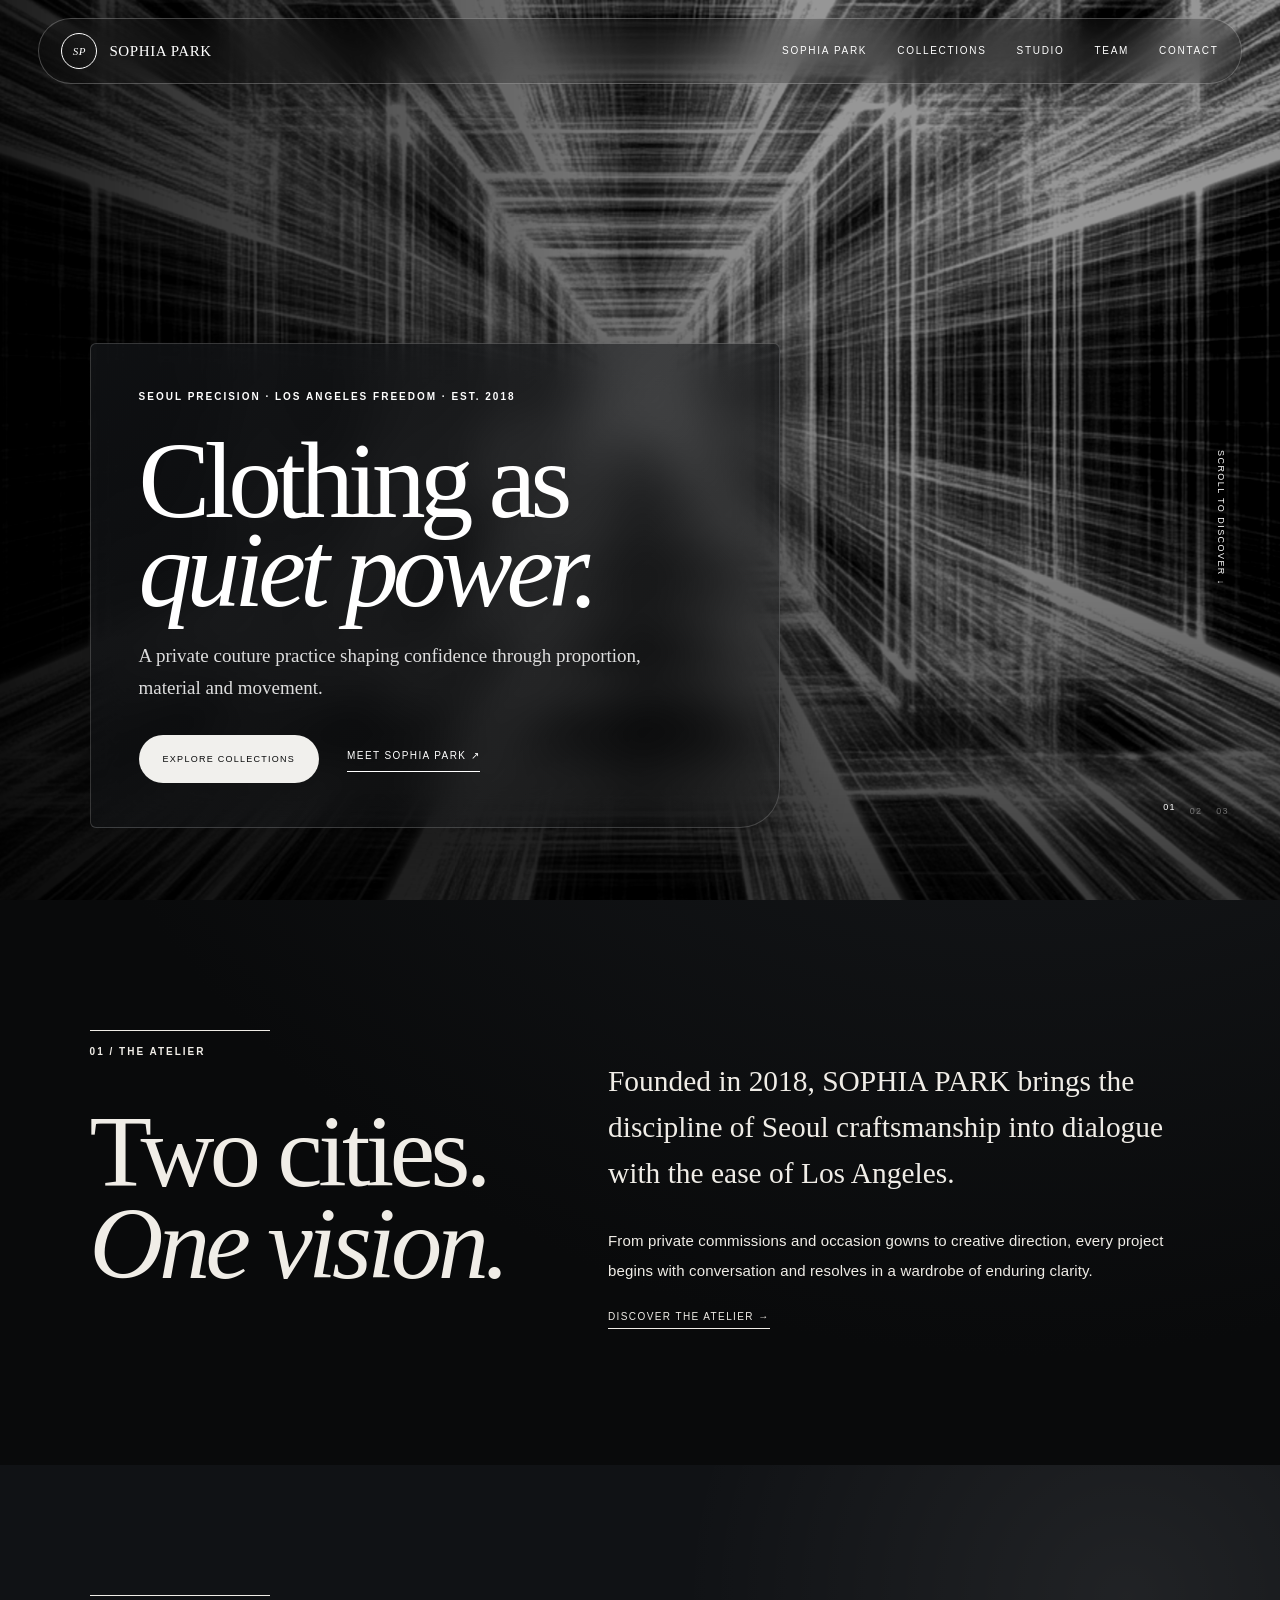
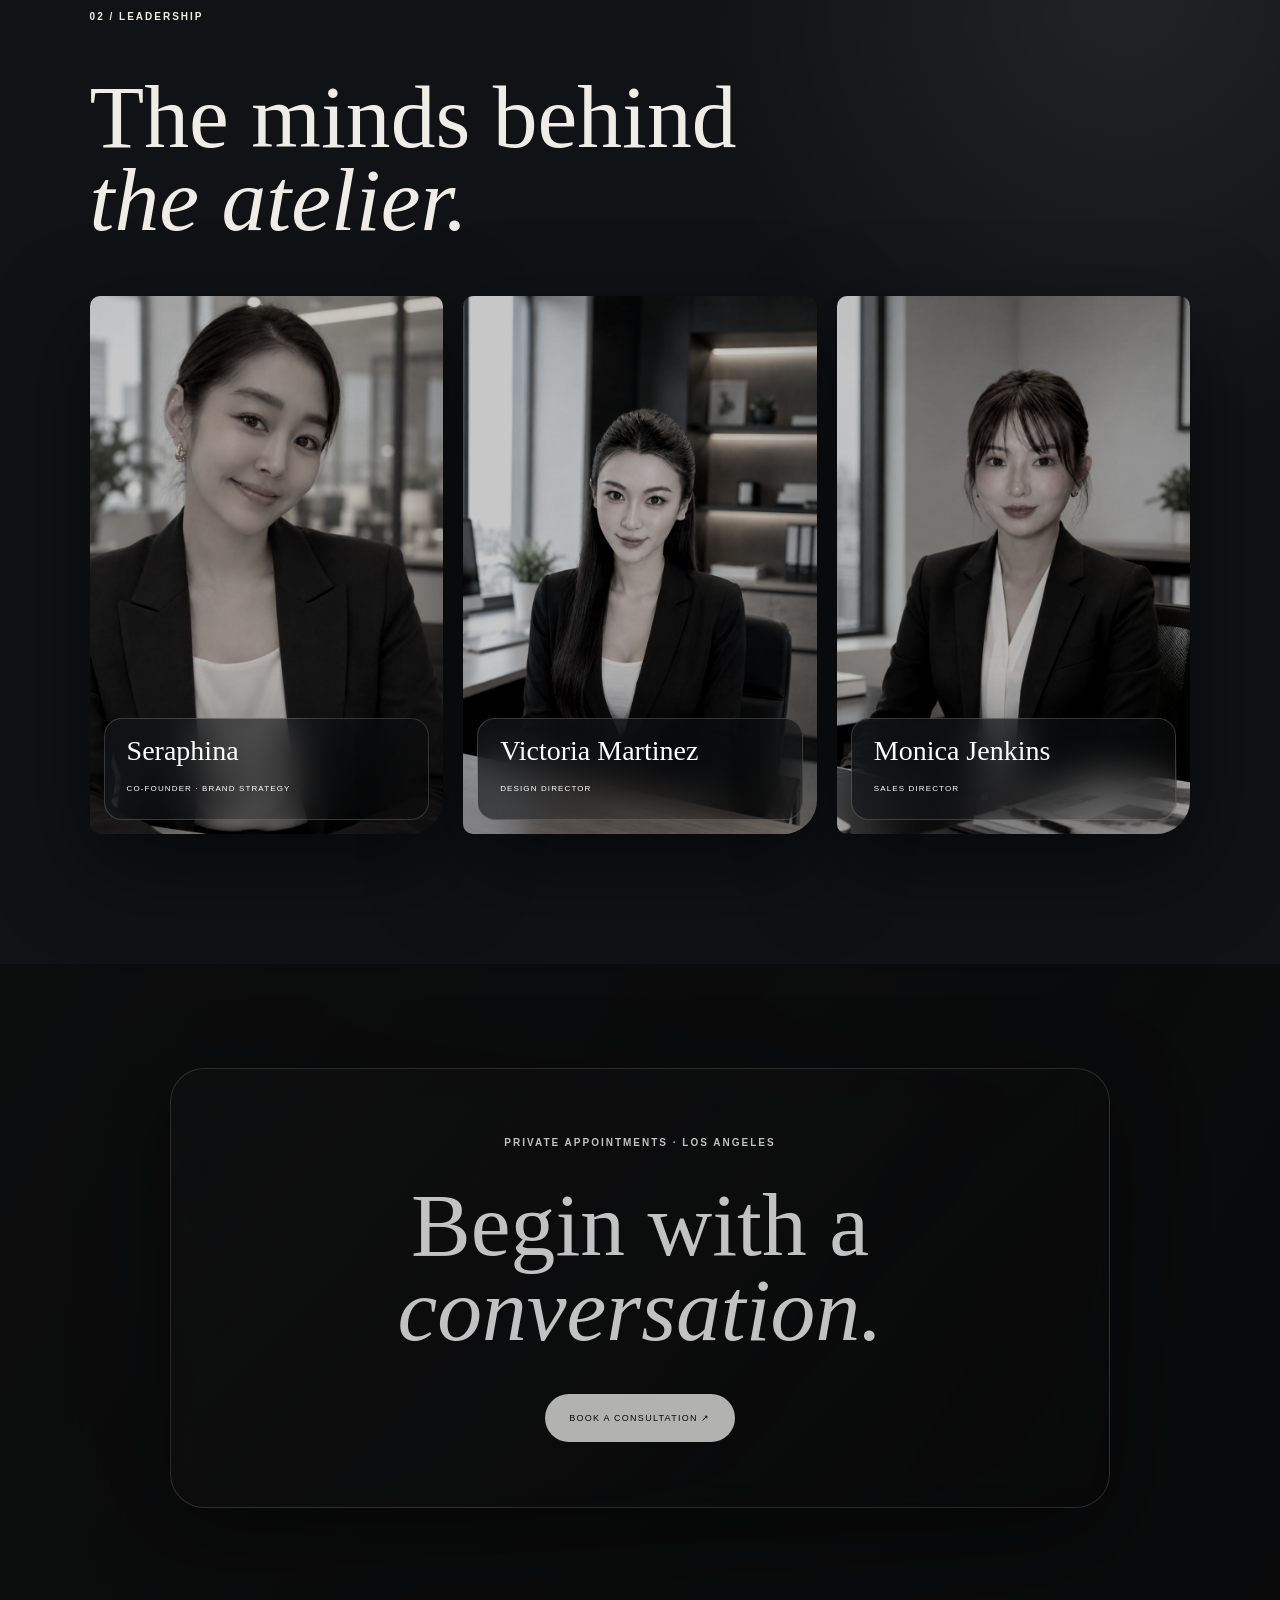
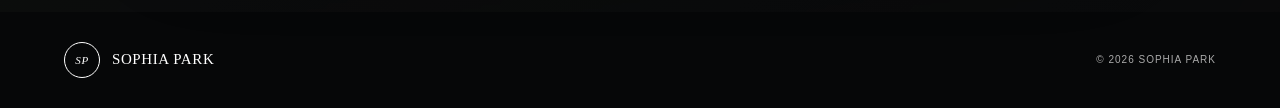
<file: index.html>
<!doctype html>
<html lang="en">
  <head>
    <meta charset="utf-8" />
    <meta name="viewport" content="width=device-width,initial-scale=1" />
    <title>SOPHIA PARK — Private Couture</title>
    <link rel="stylesheet" href="style.css" />
  </head>
  <body class="home">
    <header class="nav">
      <a class="brand" href="index.html"
        ><b>SP</b><span>SOPHIA PARK</span></a
      ><button class="menu" aria-label="Open menu">☰</button>
      <nav class="links">
        <a href="amy.html">Sophia Park</a><a href="collections.html">Collections</a
        ><a href="studio.html">Studio</a><a href="team.html">Team</a
        ><a href="contact.html">Contact</a>
      </nav>
    </header>
    <main>
      <section class="hero hero-slideshow">
        <div class="hero-slides" aria-hidden="true">
          <div class="hero-slide active"><img src="hero-01.png" alt="" /></div>
          <div class="hero-slide"><img src="hero-02.png" alt="" /></div>
          <div class="hero-slide"><img src="hero-03.png" alt="" /></div>
        </div>
        <div class="hero-shade"></div>
        <div class="hero-glass glass reveal">
          <div class="eyebrow">
            Seoul precision · Los Angeles freedom · Est. 2018
          </div>
          <h1>Clothing as<br /><em>quiet power.</em></h1>
          <p>
            A private couture practice shaping confidence through proportion,
            material and movement.
          </p>
          <div class="hero-actions">
            <a class="button light" href="collections.html"
              >Explore collections</a
            ><a class="text-link" href="amy.html">Meet Sophia Park ↗</a>
          </div>
        </div>
        <div class="slide-index">
          <span class="active">01</span><span>02</span><span>03</span>
        </div>
        <div class="scroll-cue">Scroll to discover ↓</div>
      </section>
      <section class="section intro reveal">
        <div>
          <div class="index">01 / The Atelier</div>
          <h2>Two cities.<br /><em>One vision.</em></h2>
        </div>
        <div>
          <p class="lead">
            Founded in 2018, SOPHIA PARK brings the discipline of Seoul
            craftsmanship into dialogue with the ease of Los Angeles.
          </p>
          <p class="copy">
            From private commissions and occasion gowns to creative direction,
            every project begins with conversation and resolves in a wardrobe of
            enduring clarity.
          </p>
          <a class="more" href="studio.html">Discover the atelier →</a>
        </div>
      </section>
      <section class="section leadership">
        <div class="index">02 / Leadership</div>
        <h2 class="reveal">The minds behind<br /><em>the atelier.</em></h2>
        <div class="cards">
          <a class="card reveal" href="seraphina.html"
            ><img src="seraphina.png" alt="Seraphina" />
            <div class="card-caption glass">
              <h3>Seraphina</h3>
              <small>Co-Founder · Brand Strategy</small>
            </div></a
          ><a class="card reveal" href="scarlett.html"
            ><img src="scarlett.png" alt="Victoria Martinez" />
            <div class="card-caption glass">
              <h3>Victoria Martinez</h3>
              <small>Design Director</small>
            </div></a
          ><a class="card reveal" href="amelia.html"
            ><img src="amelia.png" alt="Monica Jenkins" />
            <div class="card-caption glass">
              <h3>Monica Jenkins</h3>
              <small>Sales Director</small>
            </div></a
          >
        </div>
      </section>
      <section class="cta">
        <div class="cta-glass glass reveal">
          <div class="eyebrow">Private appointments · Los Angeles</div>
          <h2>Begin with a <em>conversation.</em></h2>
          <a class="button dark" href="contact.html">Book a consultation ↗</a>
        </div>
      </section>
    </main>
    <footer class="footer">
      <a class="brand" href="index.html"
        ><b>SP</b><span>SOPHIA PARK</span></a
      ><span>© 2026 SOPHIA PARK</span>
    </footer>
    <script src="site.js"></script>
  </body>
</html>
</file>
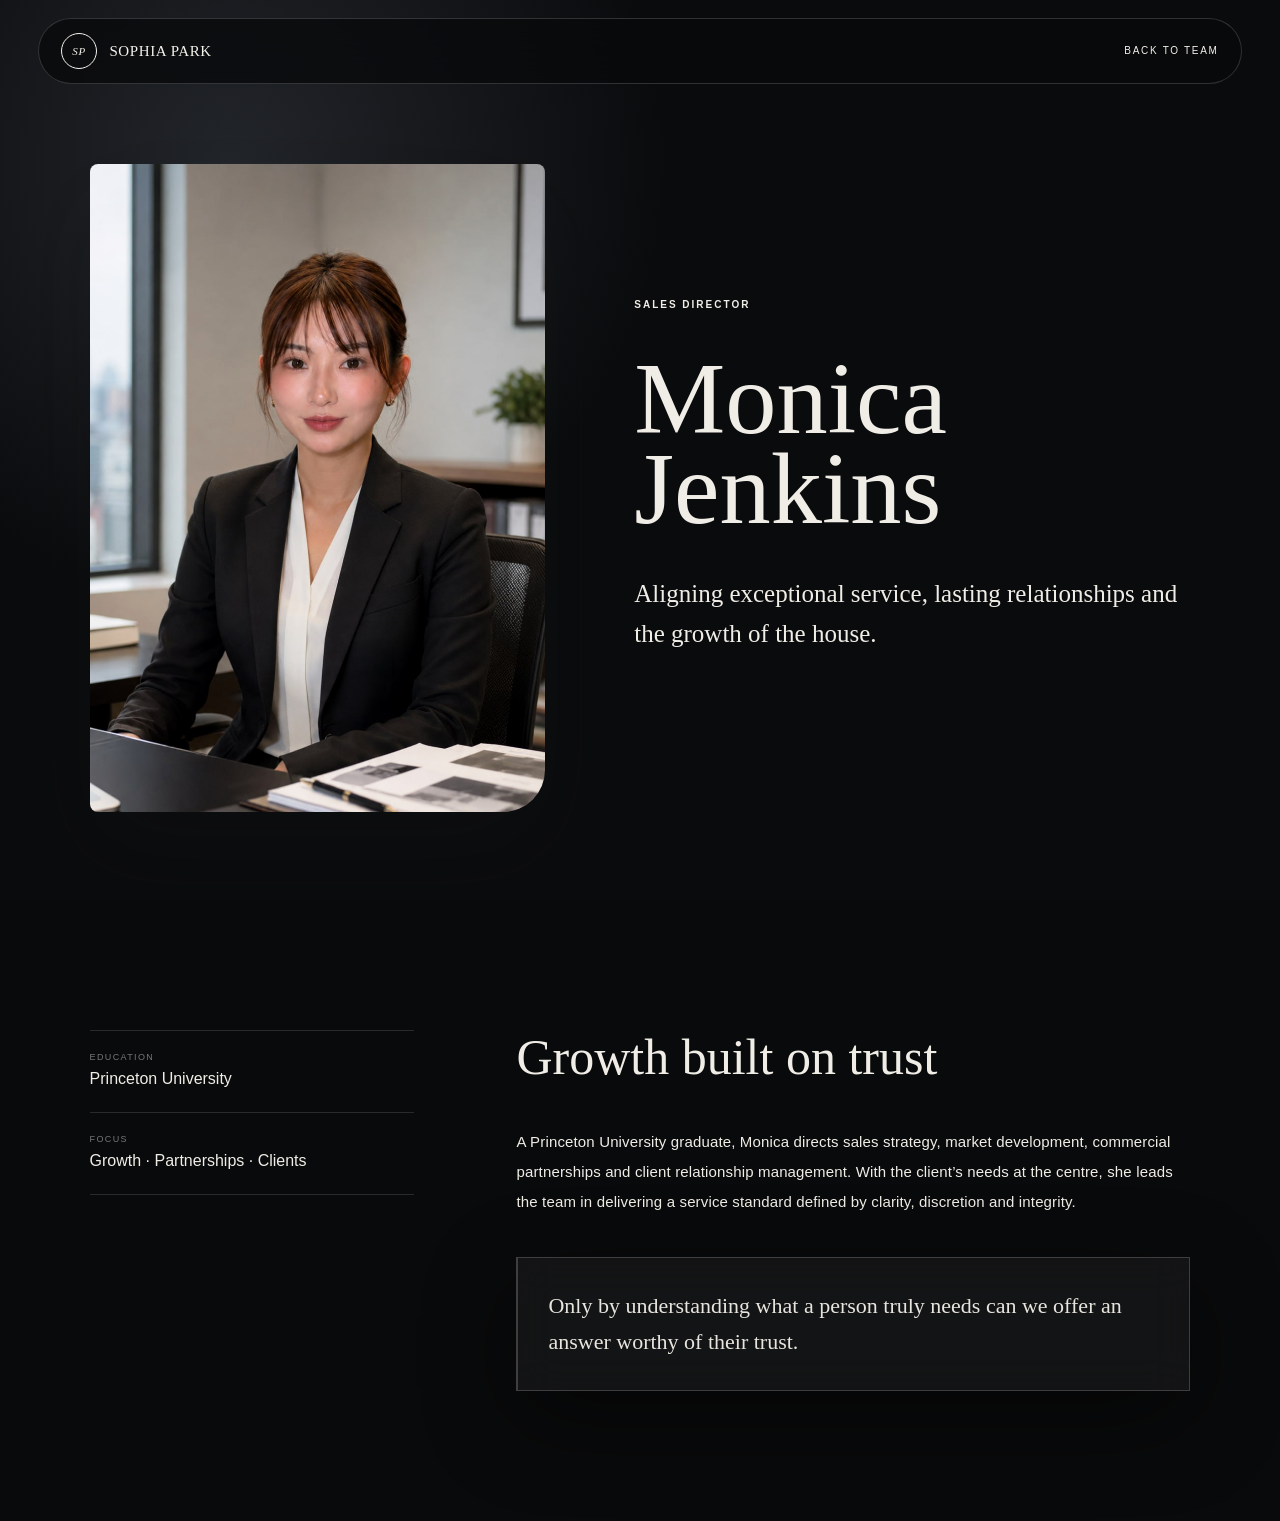
<file: amelia.html>
<!doctype html>
<html lang="en">
  <head>
    <meta charset="utf-8" />
    <meta name="viewport" content="width=device-width,initial-scale=1" />
    <title>Monica Jenkins — SOPHIA PARK</title>
    <link rel="stylesheet" href="style.css" />
  </head>
  <body>
    <header class="nav dark">
      <a class="brand" href="index.html"
        ><b>SP</b><span>SOPHIA PARK</span></a
      >
      <nav class="links"><a href="team.html">Back to Team</a></nav>
    </header>
    <main>
      <section class="profile-hero">
        <img class="reveal" src="amelia.png" alt="Monica Jenkins" />
        <div class="reveal">
          <div class="eyebrow">Sales Director</div>
          <h1>Monica<br />Jenkins</h1>
          <p class="profile-summary">
            Aligning exceptional service, lasting relationships and the growth
            of the house.
          </p>
        </div>
      </section>
      <section class="section profile-body reveal">
        <div class="profile-meta">
          <div><small>Education</small><b>Princeton University</b></div>
          <div><small>Focus</small><b>Growth · Partnerships · Clients</b></div>
        </div>
        <div class="profile-copy">
          <h2>Growth built on trust</h2>
          <p class="copy">
            A Princeton University graduate, Monica directs sales strategy,
            market development, commercial partnerships and client relationship
            management. With the client’s needs at the centre, she leads the
            team in delivering a service standard defined by clarity, discretion
            and integrity.
          </p>
          <div class="philosophy glass">
            Only by understanding what a person truly needs can we offer an
            answer worthy of their trust.
          </div>
        </div>
      </section>
    </main>
    <script src="site.js"></script>
  </body>
</html>
</file>
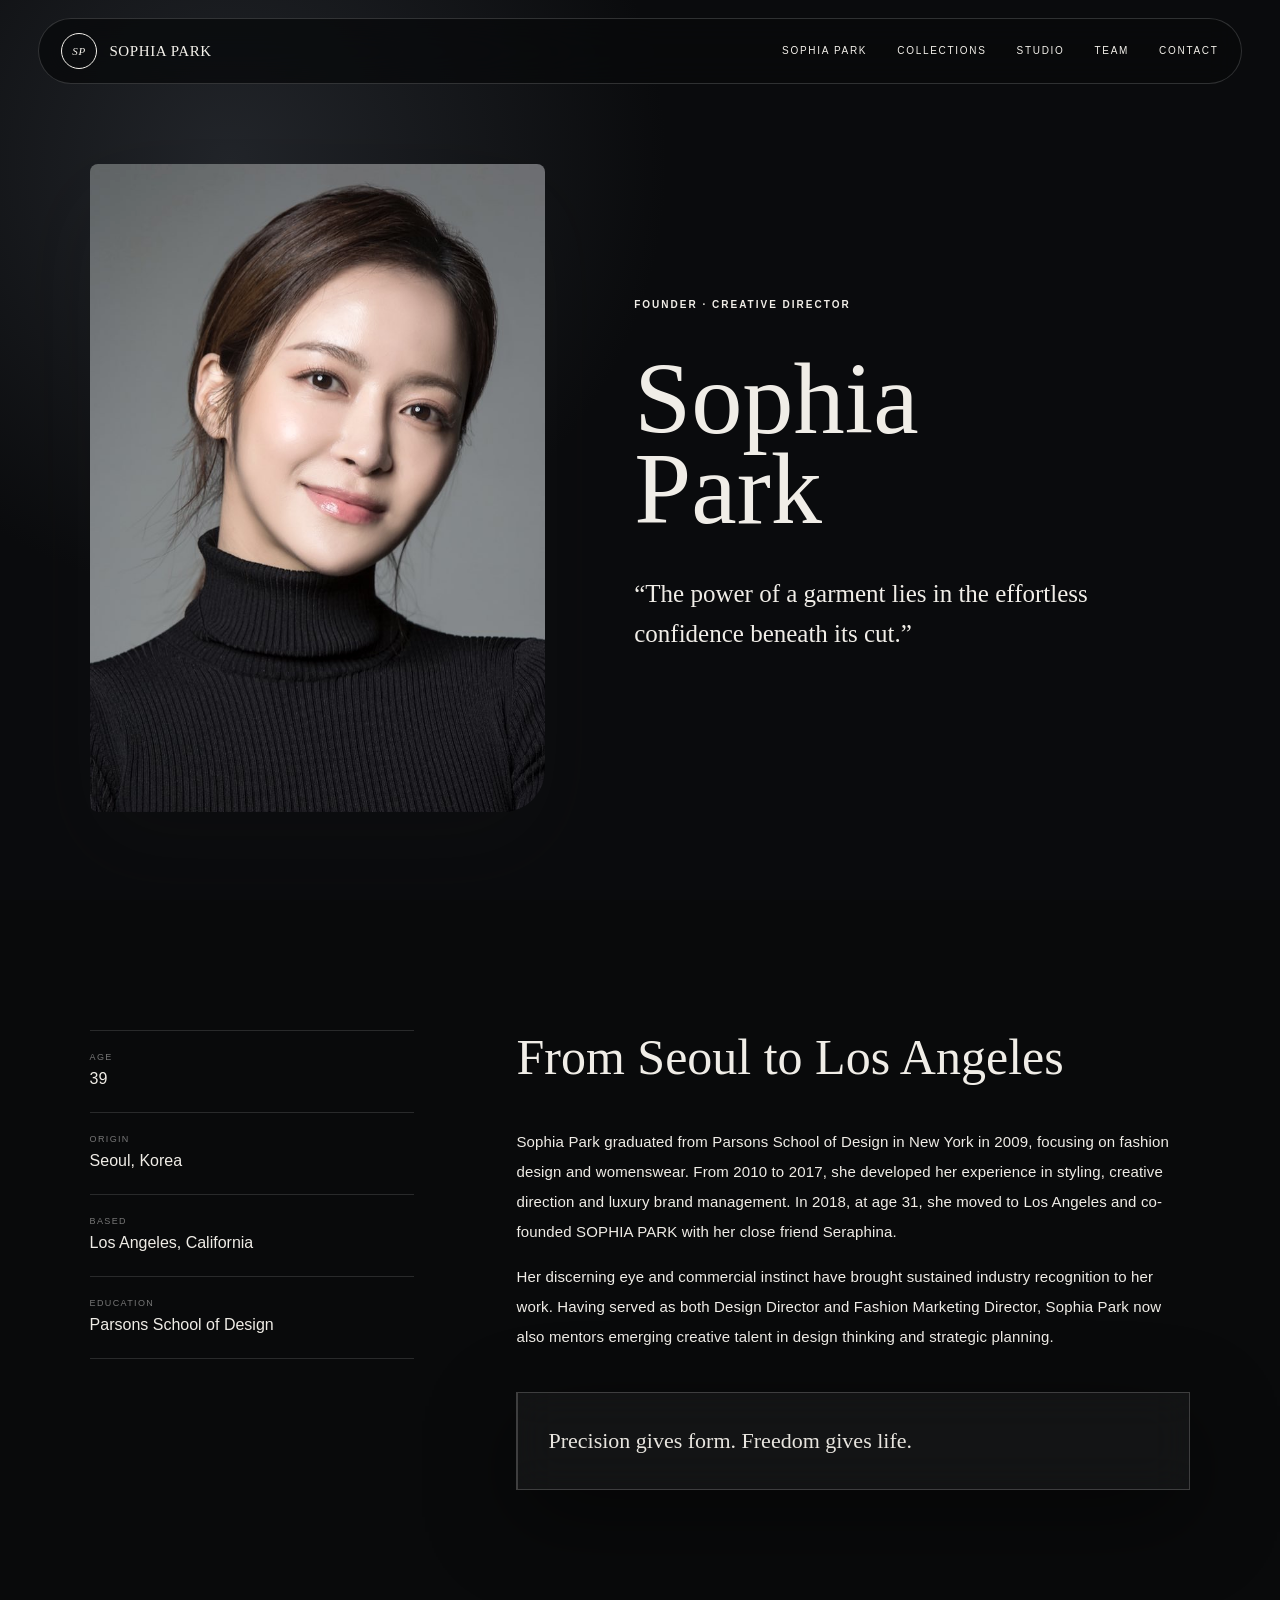
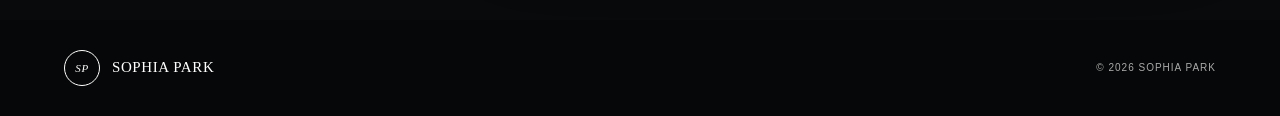
<file: amy.html>
<!doctype html>
<html lang="en">
  <head>
    <meta charset="utf-8" />
    <meta name="viewport" content="width=device-width,initial-scale=1" />
    <title>Sophia Park — SOPHIA PARK</title>
    <link rel="stylesheet" href="style.css" />
  </head>
  <body>
    <header class="nav dark">
      <a class="brand" href="index.html"
        ><b>SP</b><span>SOPHIA PARK</span></a
      ><button class="menu" aria-label="Open menu">☰</button>
      <nav class="links">
        <a href="amy.html">Sophia Park</a><a href="collections.html">Collections</a
        ><a href="studio.html">Studio</a><a href="team.html">Team</a
        ><a href="contact.html">Contact</a>
      </nav>
    </header>
    <main>
      <section class="profile-hero">
        <img class="reveal" src="amy.png" alt="Sophia Park" />
        <div class="reveal">
          <div class="eyebrow">Founder · Creative Director</div>
          <h1>Sophia<br />Park</h1>
          <p class="profile-summary">
            “The power of a garment lies in the effortless confidence beneath
            its cut.”
          </p>
        </div>
      </section>
      <section class="section profile-body reveal">
        <div class="profile-meta">
          <div><small>Age</small><b>39</b></div>
          <div><small>Origin</small><b>Seoul, Korea</b></div>
          <div><small>Based</small><b>Los Angeles, California</b></div>
          <div><small>Education</small><b>Parsons School of Design</b></div>
        </div>
        <div class="profile-copy">
          <h2>From Seoul to Los Angeles</h2>
          <p class="copy">
            Sophia Park graduated from Parsons School of Design in New York in 2009,
            focusing on fashion design and womenswear. From 2010 to 2017, she
            developed her experience in styling, creative direction and luxury
            brand management. In 2018, at age 31, she moved to Los Angeles and
            co-founded SOPHIA PARK with her close friend Seraphina.
          </p>
          <p class="copy">
            Her discerning eye and commercial instinct have brought sustained
            industry recognition to her work. Having served as both Design
            Director and Fashion Marketing Director, Sophia Park now also mentors
            emerging creative talent in design thinking and strategic planning.
          </p>
          <div class="philosophy glass">
            Precision gives form. Freedom gives life.
          </div>
        </div>
      </section>
    </main>
    <footer class="footer">
      <a class="brand" href="index.html"
        ><b>SP</b><span>SOPHIA PARK</span></a
      ><span>© 2026 SOPHIA PARK</span>
    </footer>
    <script src="site.js"></script>
  </body>
</html>
</file>
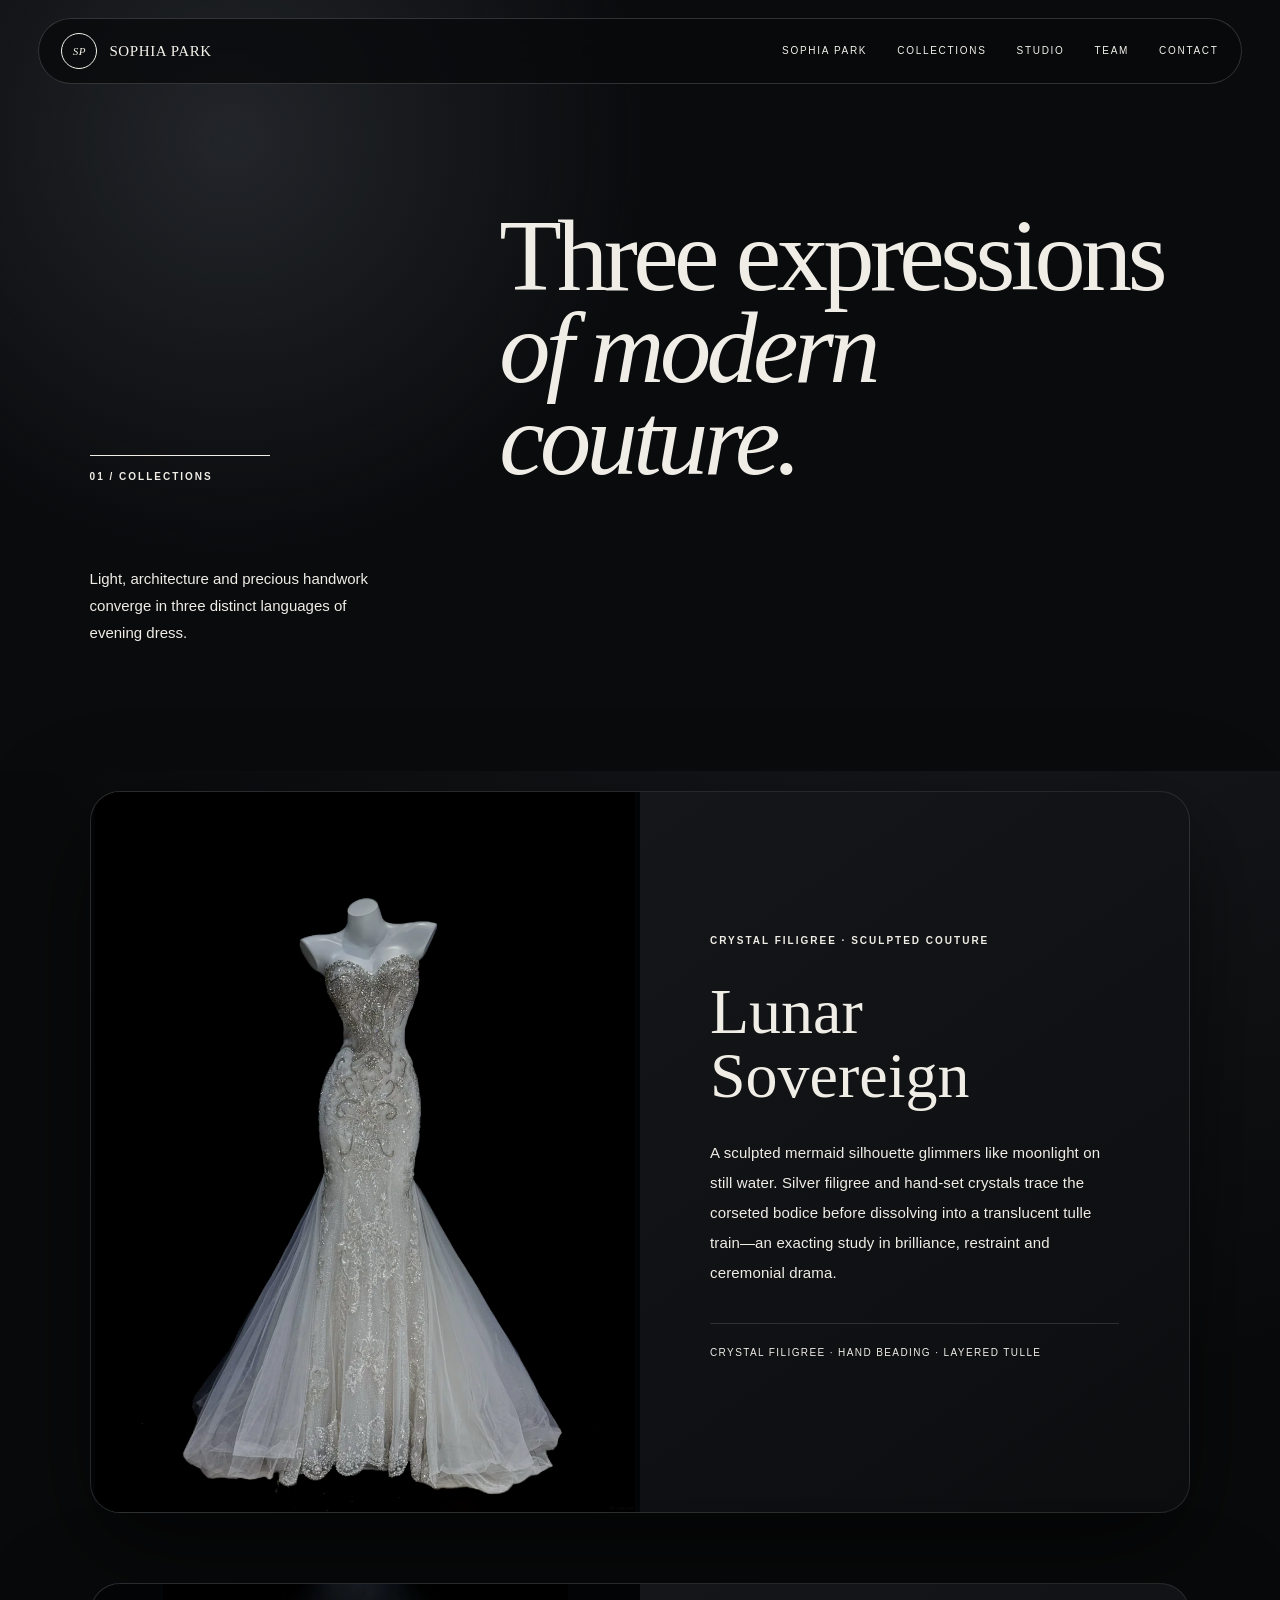
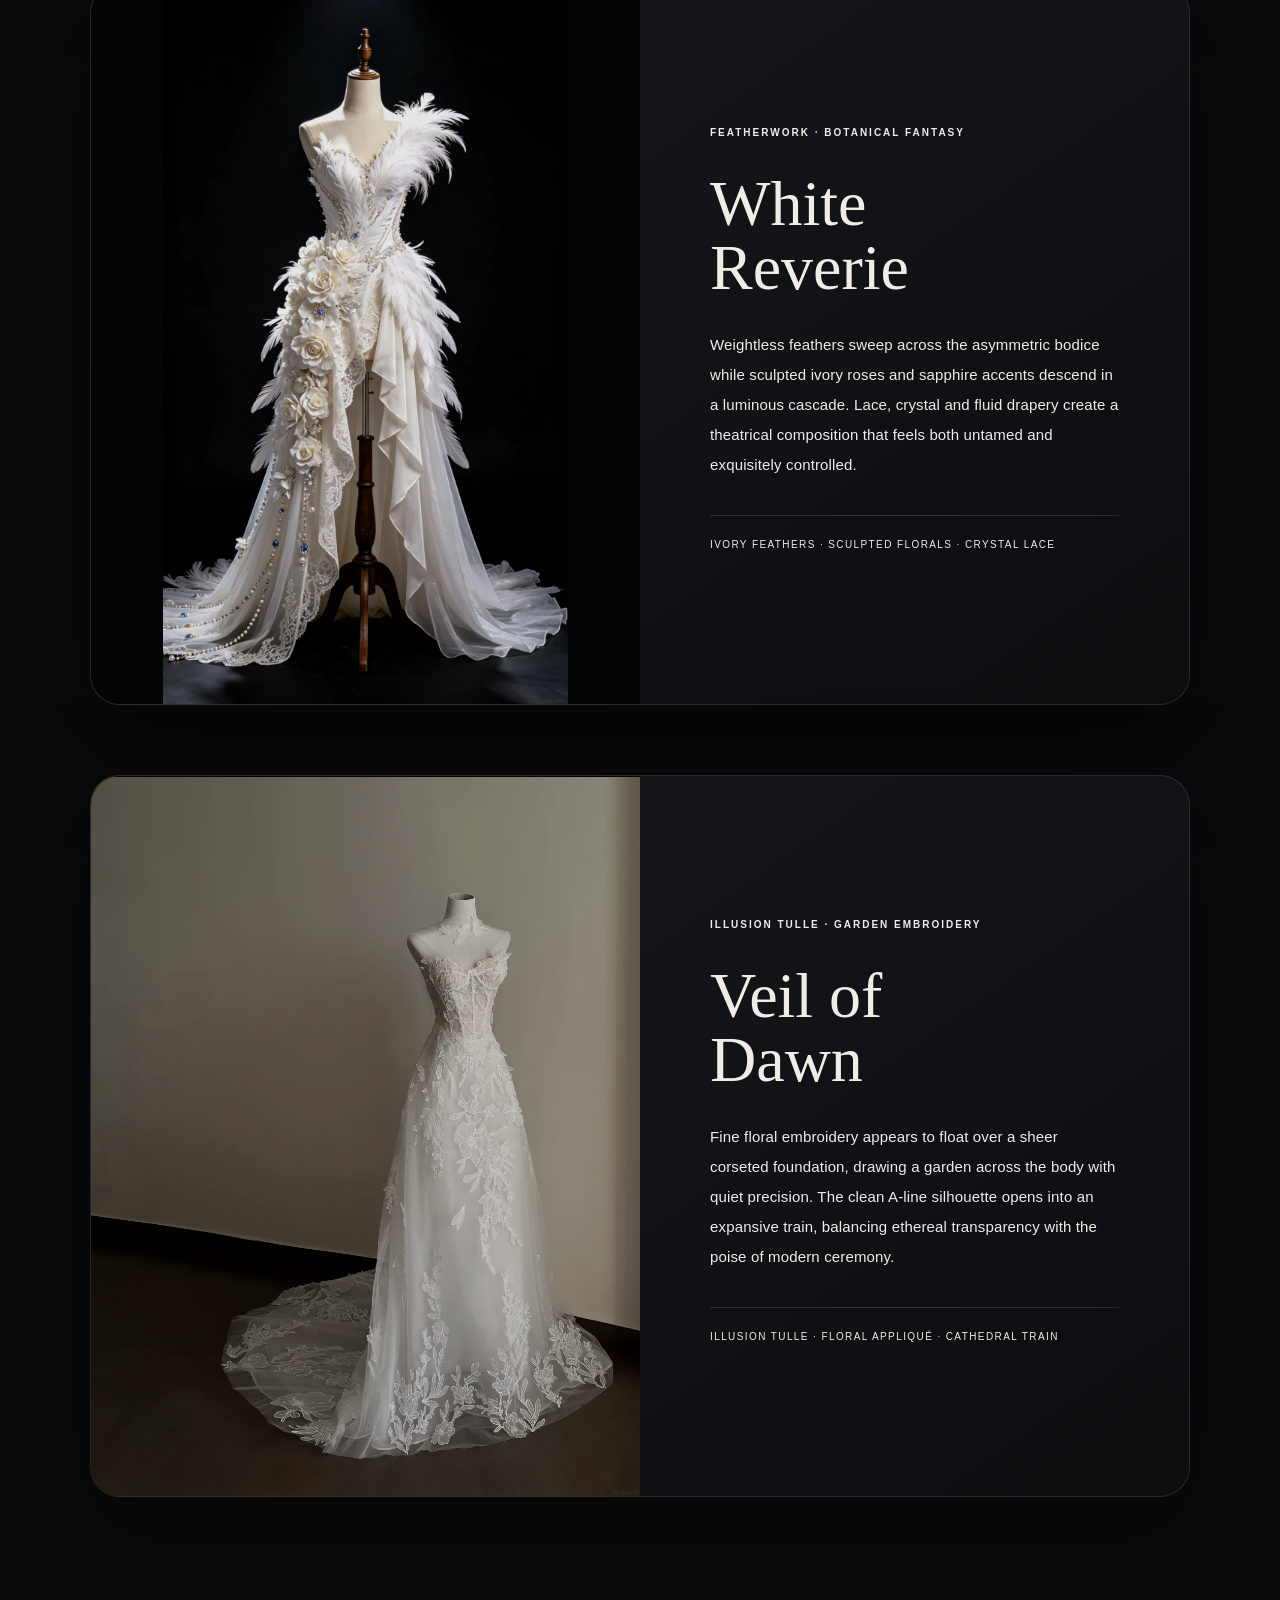
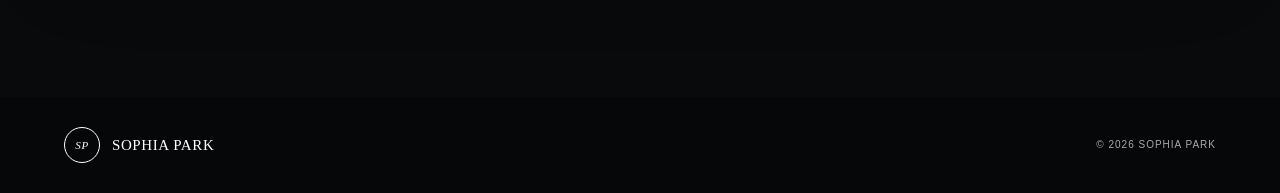
<file: collections.html>
<!doctype html>
<html lang="en">
  <head>
    <meta charset="utf-8" />
    <meta name="viewport" content="width=device-width,initial-scale=1" />
    <title>Collections — SOPHIA PARK</title>
    <link rel="stylesheet" href="style.css" />
  </head>
  <body>
    <header class="nav dark">
      <a class="brand" href="index.html"
        ><b>SP</b><span>SOPHIA PARK</span></a
      ><button class="menu" aria-label="Open menu">☰</button>
      <nav class="links">
        <a href="amy.html">Sophia Park</a><a href="collections.html">Collections</a
        ><a href="studio.html">Studio</a><a href="team.html">Team</a
        ><a href="contact.html">Contact</a>
      </nav>
    </header>
    <main>
      <section class="page-title reveal">
        <div class="index">01 / Collections</div>
        <h1>Three expressions<br /><em>of modern couture.</em></h1>
        <p>
          Light, architecture and precious handwork converge in three distinct
          languages of evening dress.
        </p>
      </section>
      <section class="section collections">
        <article class="collection reveal">
          <div class="collection-image">
            <img
              src="collection-silver.png"
              alt="Crystal embroidered mermaid couture gown"
            />
          </div>
          <div class="collection-copy">
            <div class="eyebrow">Crystal Filigree · Sculpted Couture</div>
            <h2>Lunar<br />Sovereign</h2>
            <p class="copy">
              A sculpted mermaid silhouette glimmers like moonlight on still
              water. Silver filigree and hand-set crystals trace the corseted
              bodice before dissolving into a translucent tulle train—an
              exacting study in brilliance, restraint and ceremonial drama.
            </p>
            <p class="materials">
              Crystal filigree · Hand beading · Layered tulle
            </p>
          </div>
        </article>
        <article class="collection reveal">
          <div class="collection-image">
            <img
              src="collection-ivory.png"
              alt="Feather and floral embellished couture gown"
            />
          </div>
          <div class="collection-copy">
            <div class="eyebrow">Featherwork · Botanical Fantasy</div>
            <h2>White<br />Reverie</h2>
            <p class="copy">
              Weightless feathers sweep across the asymmetric bodice while
              sculpted ivory roses and sapphire accents descend in a luminous
              cascade. Lace, crystal and fluid drapery create a theatrical
              composition that feels both untamed and exquisitely controlled.
            </p>
            <p class="materials">
              Ivory feathers · Sculpted florals · Crystal lace
            </p>
          </div>
        </article>
        <article class="collection reveal">
          <div class="collection-image">
            <img
              src="collection-rose.png"
              alt="Floral embroidered illusion couture gown"
            />
          </div>
          <div class="collection-copy">
            <div class="eyebrow">Illusion Tulle · Garden Embroidery</div>
            <h2>Veil of<br />Dawn</h2>
            <p class="copy">
              Fine floral embroidery appears to float over a sheer corseted
              foundation, drawing a garden across the body with quiet precision.
              The clean A-line silhouette opens into an expansive train,
              balancing ethereal transparency with the poise of modern ceremony.
            </p>
            <p class="materials">
              Illusion tulle · Floral appliqué · Cathedral train
            </p>
          </div>
        </article>
      </section>
    </main>
    <footer class="footer">
      <a class="brand" href="index.html"
        ><b>SP</b><span>SOPHIA PARK</span></a
      ><span>© 2026 SOPHIA PARK</span>
    </footer>
    <script src="site.js"></script>
  </body>
</html>
</file>
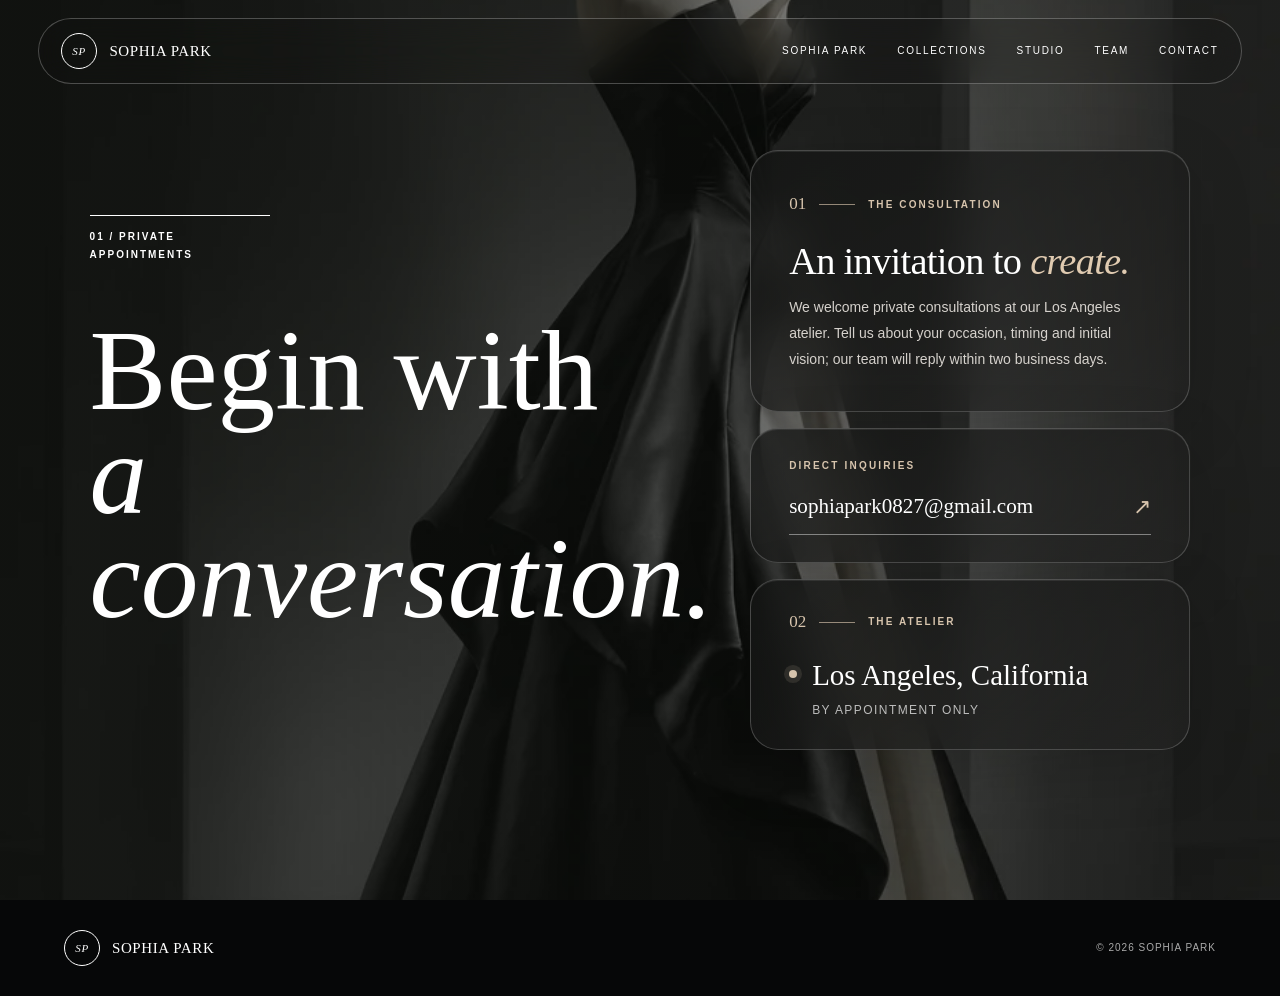
<file: contact.html>
<!doctype html>
<html lang="en">
  <head>
    <meta charset="utf-8" />
    <meta name="viewport" content="width=device-width,initial-scale=1" />
    <title>Contact — SOPHIA PARK</title>
    <link rel="stylesheet" href="style.css" />
  </head>
  <body>
    <header class="nav">
      <a class="brand" href="index.html"
        ><b>SP</b><span>SOPHIA PARK</span></a
      ><button class="menu" aria-label="Open menu">☰</button>
      <nav class="links">
        <a href="amy.html">Sophia Park</a><a href="collections.html">Collections</a
        ><a href="studio.html">Studio</a><a href="team.html">Team</a
        ><a href="contact.html">Contact</a>
      </nav>
    </header>
    <main class="contact">
      <div class="reveal">
        <div class="index">01 / Private Appointments</div>
        <h1>Begin with<br /><em>a conversation.</em></h1>
      </div>
      <div class="contact-details reveal" aria-label="Private consultation details">
        <section class="contact-panel contact-welcome glass" aria-labelledby="contact-welcome-title">
          <div class="contact-panel-top"><span class="contact-panel-number">01</span><span class="contact-panel-rule"></span><span>THE CONSULTATION</span></div>
          <h2 id="contact-welcome-title">An invitation to <em>create.</em></h2>
          <p>We welcome private consultations at our Los Angeles atelier. Tell us about your occasion, timing and initial vision; our team will reply within two business days.</p>
        </section>
        <section class="contact-info contact-panel contact-email glass" aria-label="Email SOPHIA PARK">
          <span class="contact-mini-label">DIRECT INQUIRIES</span>
          <a class="email" href="mailto:sophiapark0827@gmail.com">sophiapark0827@gmail.com <span aria-hidden="true">↗</span></a>
        </section>
        <section class="contact-panel contact-location-card glass" aria-label="Atelier location">
          <div class="contact-panel-top"><span class="contact-panel-number">02</span><span class="contact-panel-rule"></span><span>THE ATELIER</span></div>
          <div class="contact-location-line"><span class="location-dot" aria-hidden="true"></span><div><h2>Los Angeles, California</h2><p>By appointment only</p></div></div>
        </section>
      </div>
    </main>
    <footer class="footer">
      <a class="brand" href="index.html"
        ><b>SP</b><span>SOPHIA PARK</span></a
      ><span>© 2026 SOPHIA PARK</span>
    </footer>
    <script src="site.js"></script>
  </body>
</html>
</file>
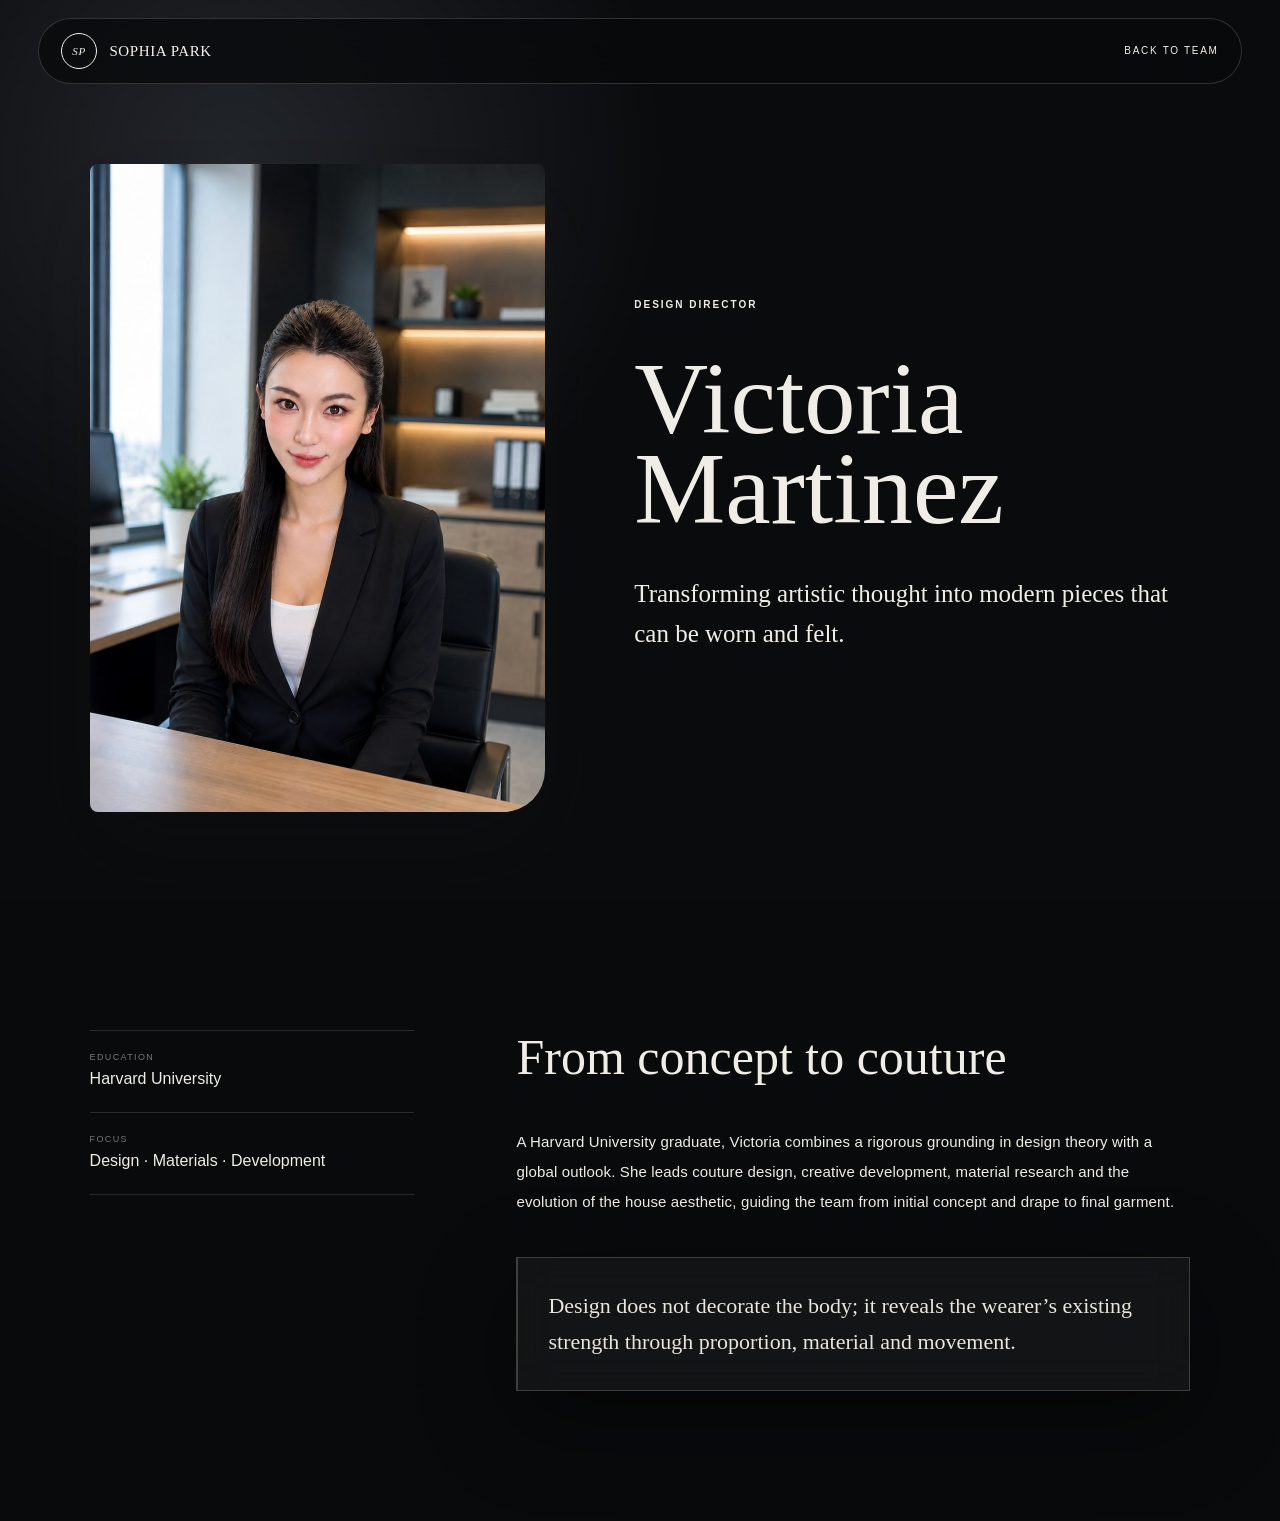
<file: scarlett.html>
<!doctype html>
<html lang="en">
  <head>
    <meta charset="utf-8" />
    <meta name="viewport" content="width=device-width,initial-scale=1" />
    <title>Victoria Martinez — SOPHIA PARK</title>
    <link rel="stylesheet" href="style.css" />
  </head>
  <body>
    <header class="nav dark">
      <a class="brand" href="index.html"
        ><b>SP</b><span>SOPHIA PARK</span></a
      >
      <nav class="links"><a href="team.html">Back to Team</a></nav>
    </header>
    <main>
      <section class="profile-hero">
        <img class="reveal" src="scarlett.png" alt="Victoria Martinez" />
        <div class="reveal">
          <div class="eyebrow">Design Director</div>
          <h1>Victoria<br />Martinez</h1>
          <p class="profile-summary">
            Transforming artistic thought into modern pieces that can be worn
            and felt.
          </p>
        </div>
      </section>
      <section class="section profile-body reveal">
        <div class="profile-meta">
          <div><small>Education</small><b>Harvard University</b></div>
          <div><small>Focus</small><b>Design · Materials · Development</b></div>
        </div>
        <div class="profile-copy">
          <h2>From concept to couture</h2>
          <p class="copy">
            A Harvard University graduate, Victoria combines a rigorous
            grounding in design theory with a global outlook. She leads couture
            design, creative development, material research and the evolution of
            the house aesthetic, guiding the team from initial concept and drape
            to final garment.
          </p>
          <div class="philosophy glass">
            Design does not decorate the body; it reveals the wearer’s existing
            strength through proportion, material and movement.
          </div>
        </div>
      </section>
    </main>
    <script src="site.js"></script>
  </body>
</html>
</file>
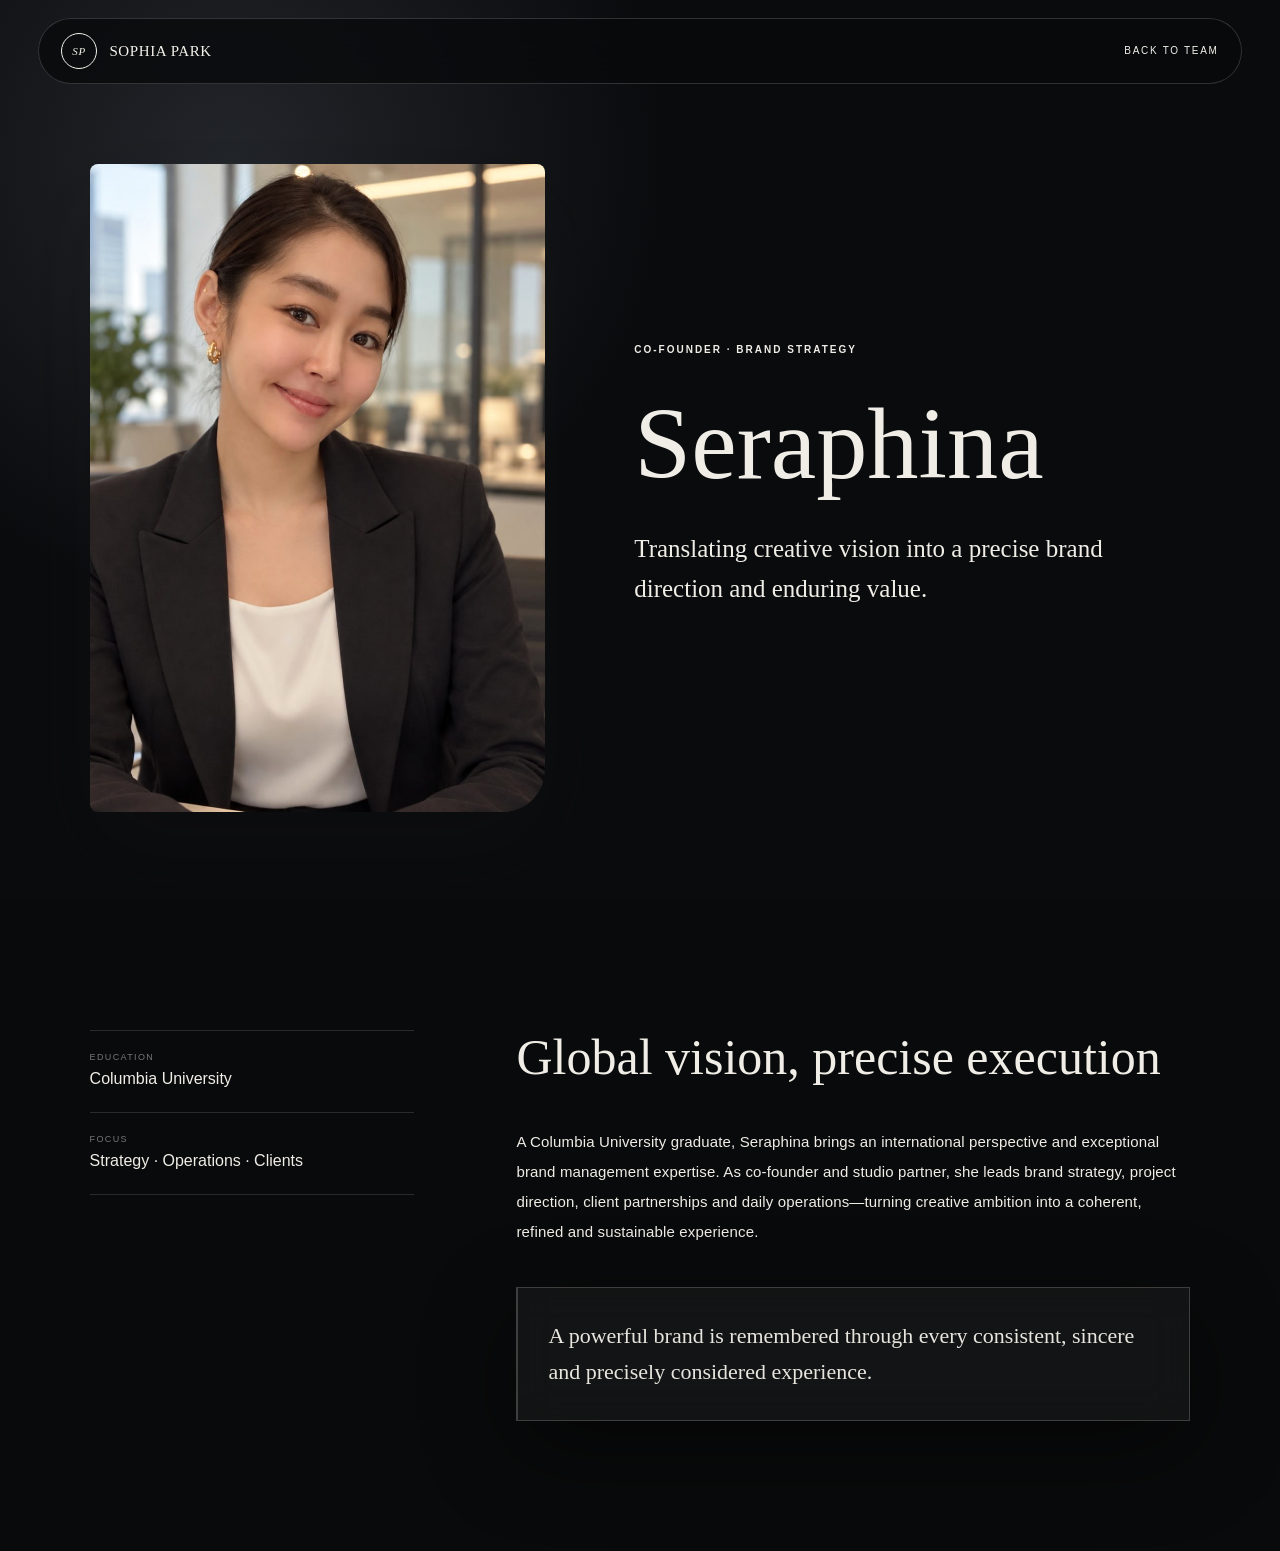
<file: seraphina.html>
<!doctype html>
<html lang="en">
  <head>
    <meta charset="utf-8" />
    <meta name="viewport" content="width=device-width,initial-scale=1" />
    <title>Seraphina — SOPHIA PARK</title>
    <link rel="stylesheet" href="style.css" />
  </head>
  <body>
    <header class="nav dark">
      <a class="brand" href="index.html"
        ><b>SP</b><span>SOPHIA PARK</span></a
      >
      <nav class="links"><a href="team.html">Back to Team</a></nav>
    </header>
    <main>
      <section class="profile-hero">
        <img class="reveal" src="seraphina.png" alt="Seraphina" />
        <div class="reveal">
          <div class="eyebrow">Co-Founder · Brand Strategy</div>
          <h1>Seraphina</h1>
          <p class="profile-summary">
            Translating creative vision into a precise brand direction and
            enduring value.
          </p>
        </div>
      </section>
      <section class="section profile-body reveal">
        <div class="profile-meta">
          <div><small>Education</small><b>Columbia University</b></div>
          <div><small>Focus</small><b>Strategy · Operations · Clients</b></div>
        </div>
        <div class="profile-copy">
          <h2>Global vision, precise execution</h2>
          <p class="copy">
            A Columbia University graduate, Seraphina brings an international
            perspective and exceptional brand management expertise. As
            co-founder and studio partner, she leads brand strategy, project
            direction, client partnerships and daily operations—turning creative
            ambition into a coherent, refined and sustainable experience.
          </p>
          <div class="philosophy glass">
            A powerful brand is remembered through every consistent, sincere and
            precisely considered experience.
          </div>
        </div>
      </section>
    </main>
    <script src="site.js"></script>
  </body>
</html>
</file>
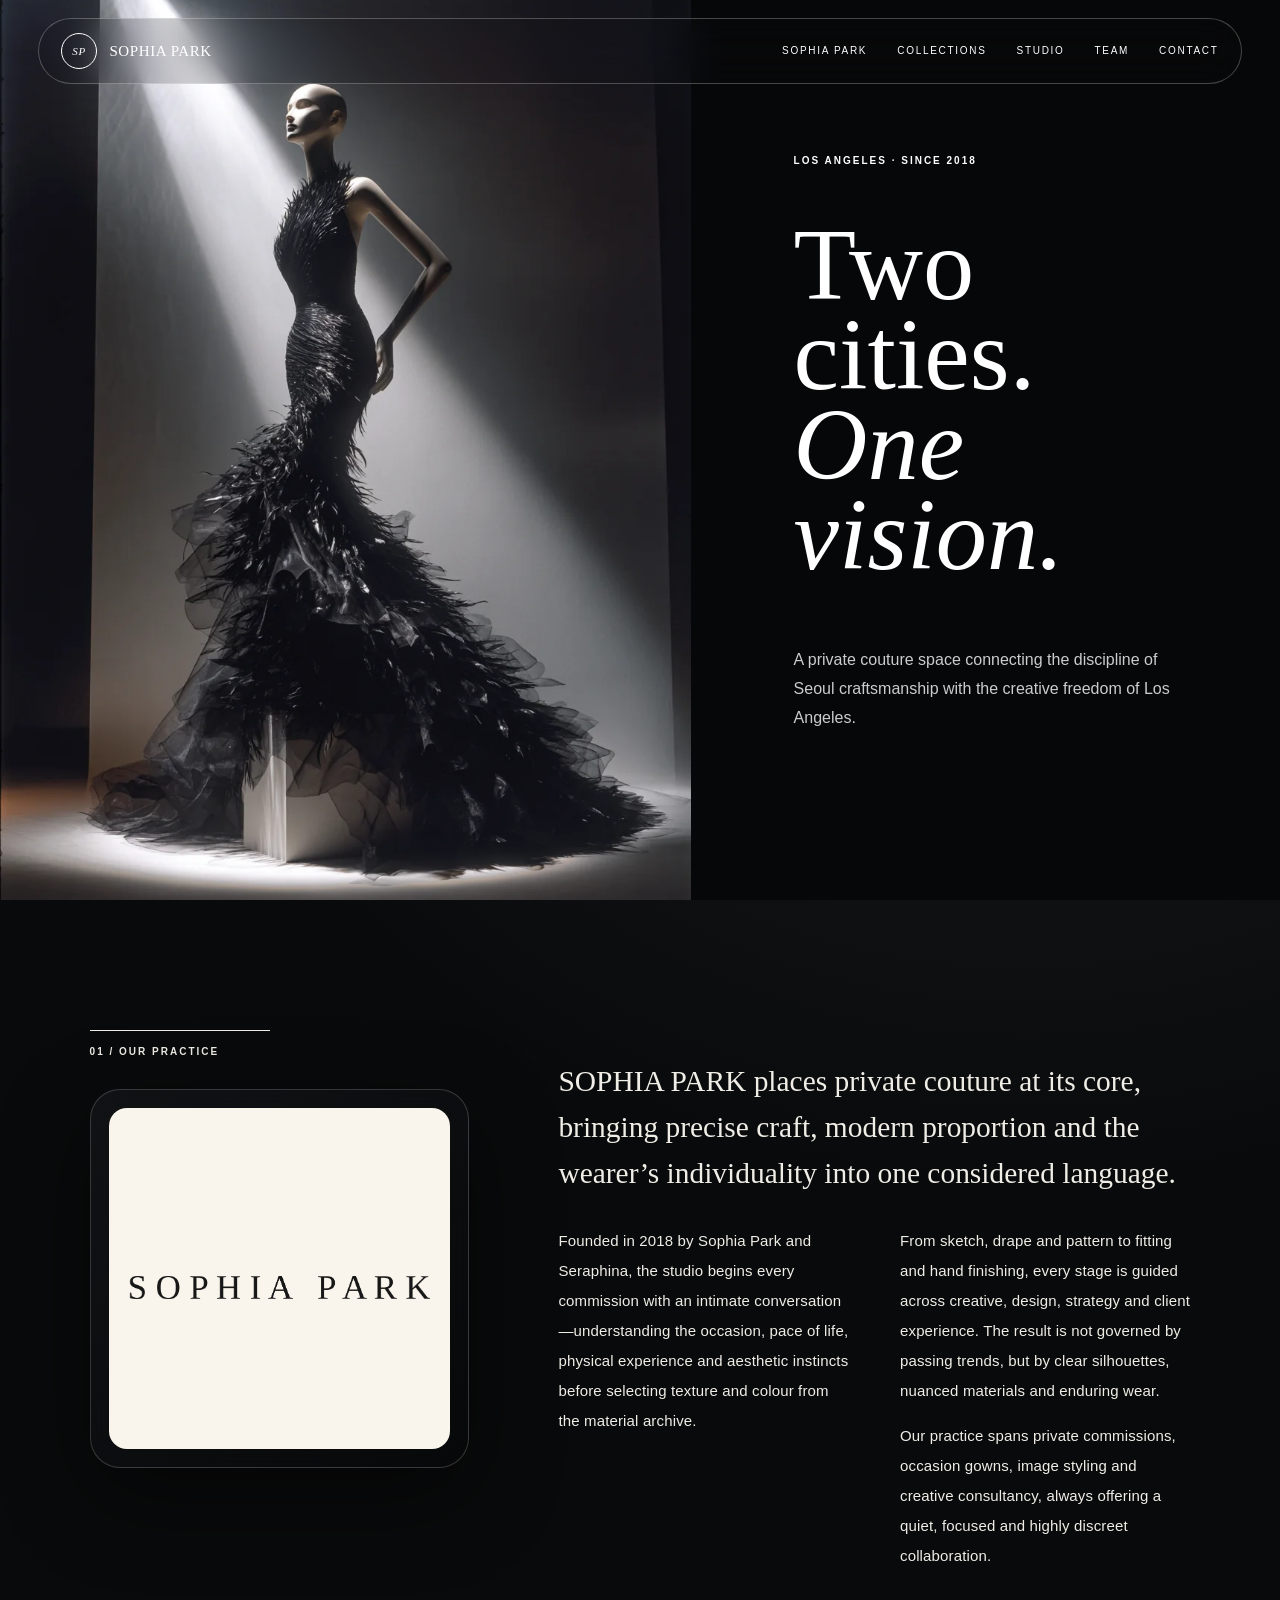
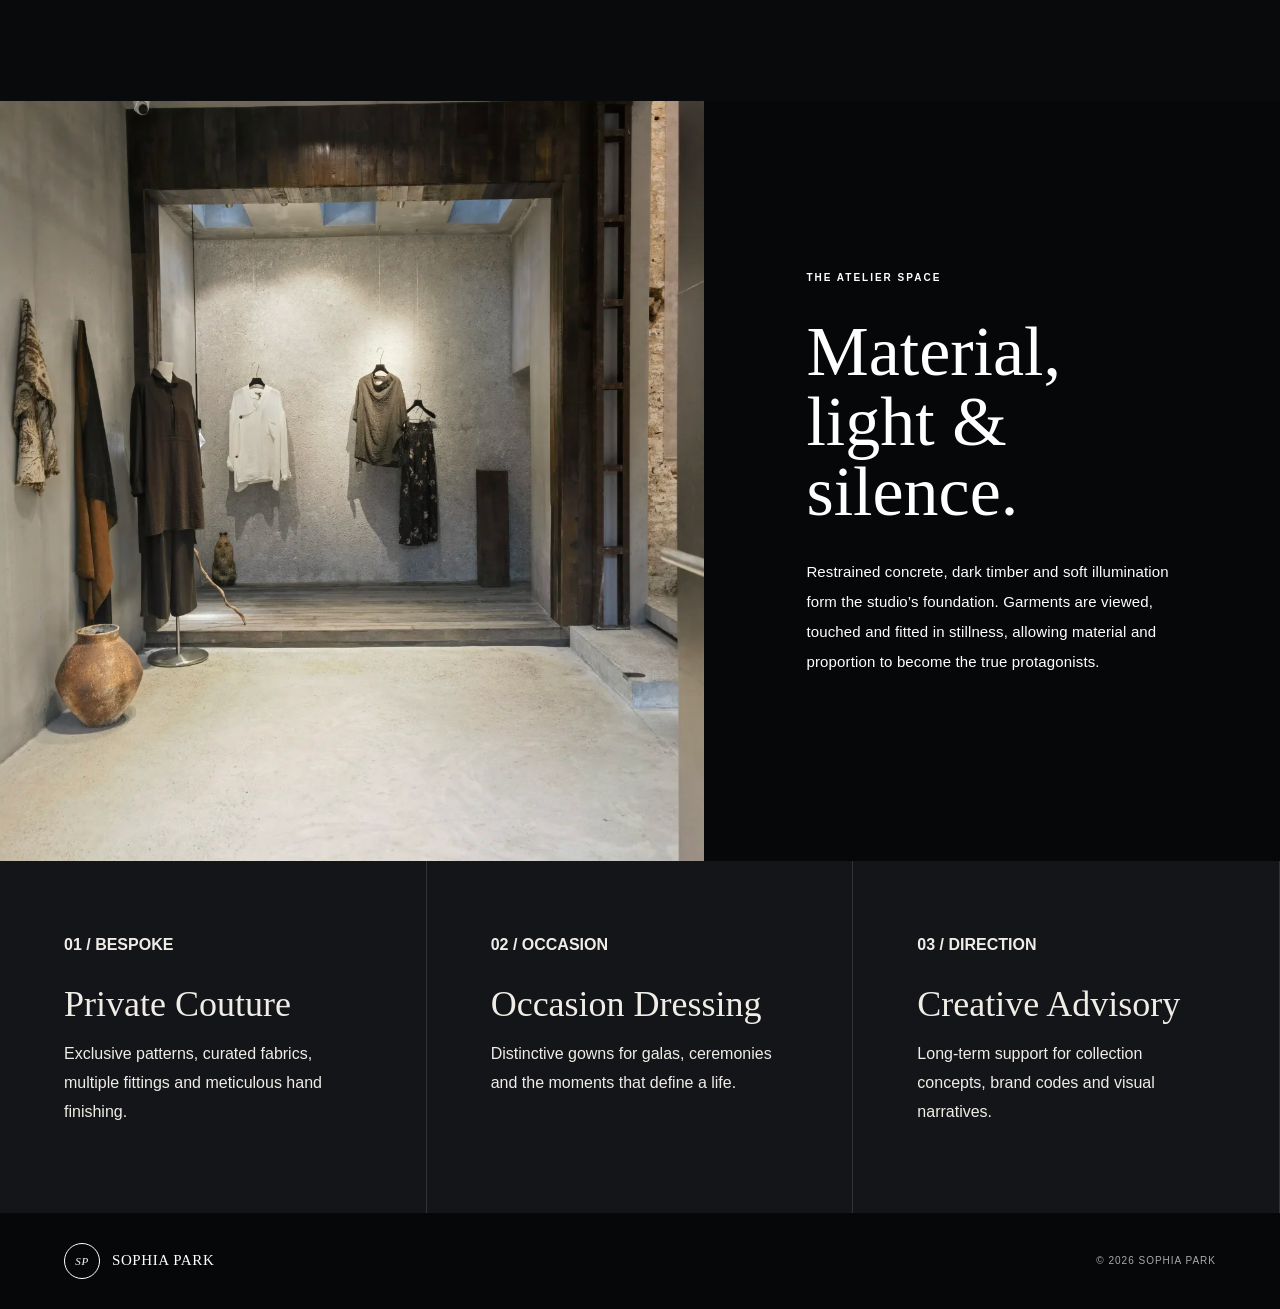
<file: studio.html>
<!doctype html>
<html lang="en">
  <head>
    <meta charset="utf-8" />
    <meta name="viewport" content="width=device-width,initial-scale=1" />
    <title>Studio — SOPHIA PARK</title>
    <link rel="stylesheet" href="style.css" />
  </head>
  <body>
    <header class="nav">
      <a class="brand" href="index.html"
        ><b>SP</b><span>SOPHIA PARK</span></a
      ><button class="menu" aria-label="Open menu">☰</button>
      <nav class="links">
        <a href="amy.html">Sophia Park</a><a href="collections.html">Collections</a
        ><a href="studio.html">Studio</a><a href="team.html">Team</a
        ><a href="contact.html">Contact</a>
      </nav>
    </header>
    <main>
      <section class="studio-hero">
        <div class="studio-gallery">
          <img
            src="studio-hero.png"
            alt="Black feather couture gown under a gallery spotlight"
          />
        </div>
        <div class="studio-heading reveal">
          <div class="eyebrow">Los Angeles · Since 2018</div>
          <h1>Two cities.<br /><em>One vision.</em></h1>
          <p>
            A private couture space connecting the discipline of Seoul
            craftsmanship with the creative freedom of Los Angeles.
          </p>
        </div>
      </section>
      <section class="section practice reveal">
        <div>
          <div class="index">01 / Our Practice</div>
          <div class="logo-card glass">
            <img src="logo.png" alt="SOPHIA PARK logo" />
          </div>
        </div>
        <div>
          <p class="lead">
            SOPHIA PARK places private couture at its core, bringing
            precise craft, modern proportion and the wearer’s individuality into
            one considered language.
          </p>
          <div class="studio-copy copy">
            <p>
              Founded in 2018 by Sophia Park and Seraphina, the studio begins
              every commission with an intimate conversation—understanding the
              occasion, pace of life, physical experience and aesthetic
              instincts before selecting texture and colour from the material
              archive.
            </p>
            <p>
              From sketch, drape and pattern to fitting and hand finishing,
              every stage is guided across creative, design, strategy and client
              experience. The result is not governed by passing trends, but by
              clear silhouettes, nuanced materials and enduring wear.
            </p>
            <p>
              Our practice spans private commissions, occasion gowns, image
              styling and creative consultancy, always offering a quiet, focused
              and highly discreet collaboration.
            </p>
          </div>
        </div>
      </section>
      <section class="interior-band">
        <img src="studio-interior.png" alt="Studio presentation space" />
        <div class="interior-copy reveal">
          <div class="eyebrow">The Atelier Space</div>
          <h2>Material,<br />light & silence.</h2>
          <p class="copy">
            Restrained concrete, dark timber and soft illumination form the
            studio’s foundation. Garments are viewed, touched and fitted in
            stillness, allowing material and proportion to become the true
            protagonists.
          </p>
        </div>
      </section>
      <section class="services">
        <article class="reveal">
          <b>01 / BESPOKE</b>
          <h3>Private Couture</h3>
          <p>
            Exclusive patterns, curated fabrics, multiple fittings and
            meticulous hand finishing.
          </p>
        </article>
        <article class="reveal">
          <b>02 / OCCASION</b>
          <h3>Occasion Dressing</h3>
          <p>
            Distinctive gowns for galas, ceremonies and the moments that define
            a life.
          </p>
        </article>
        <article class="reveal">
          <b>03 / DIRECTION</b>
          <h3>Creative Advisory</h3>
          <p>
            Long-term support for collection concepts, brand codes and visual
            narratives.
          </p>
        </article>
      </section>
    </main>
    <footer class="footer">
      <a class="brand" href="index.html"
        ><b>SP</b><span>SOPHIA PARK</span></a
      ><span>© 2026 SOPHIA PARK</span>
    </footer>
    <script src="site.js"></script>
  </body>
</html>
</file>
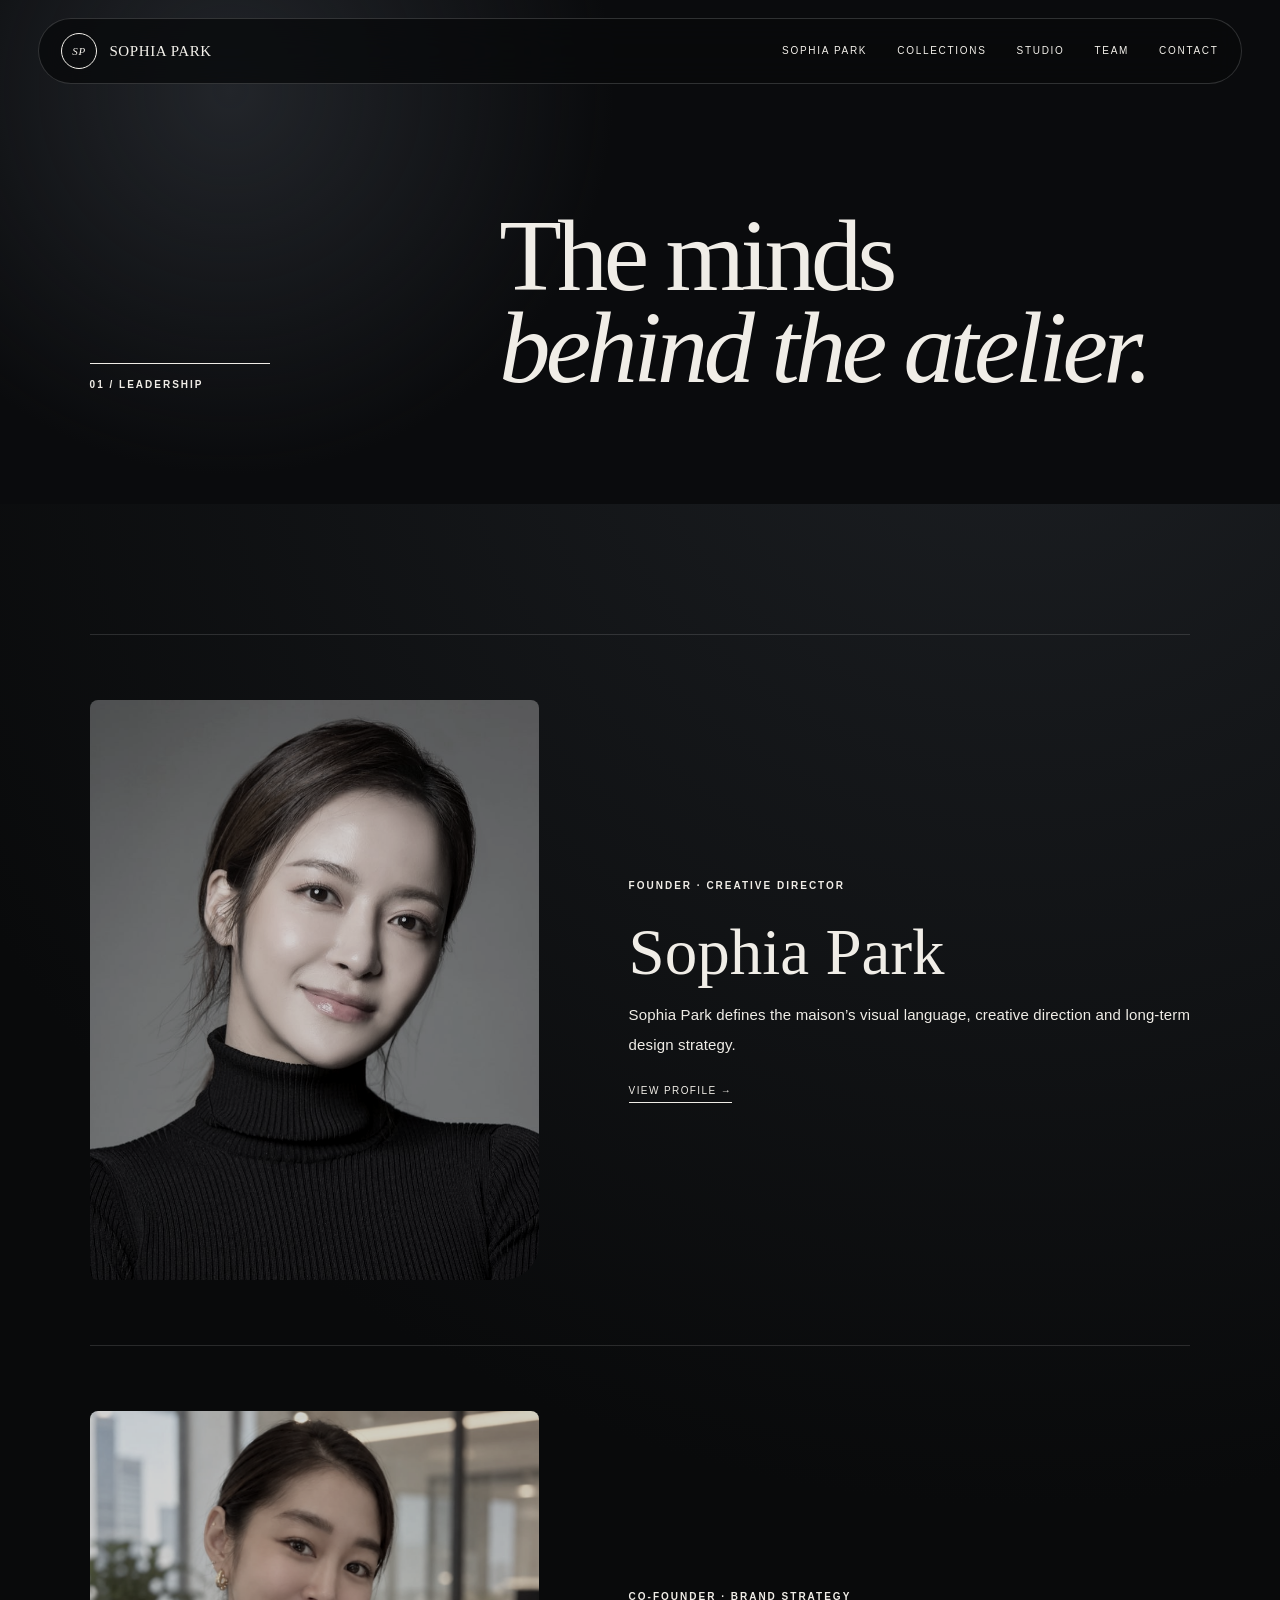
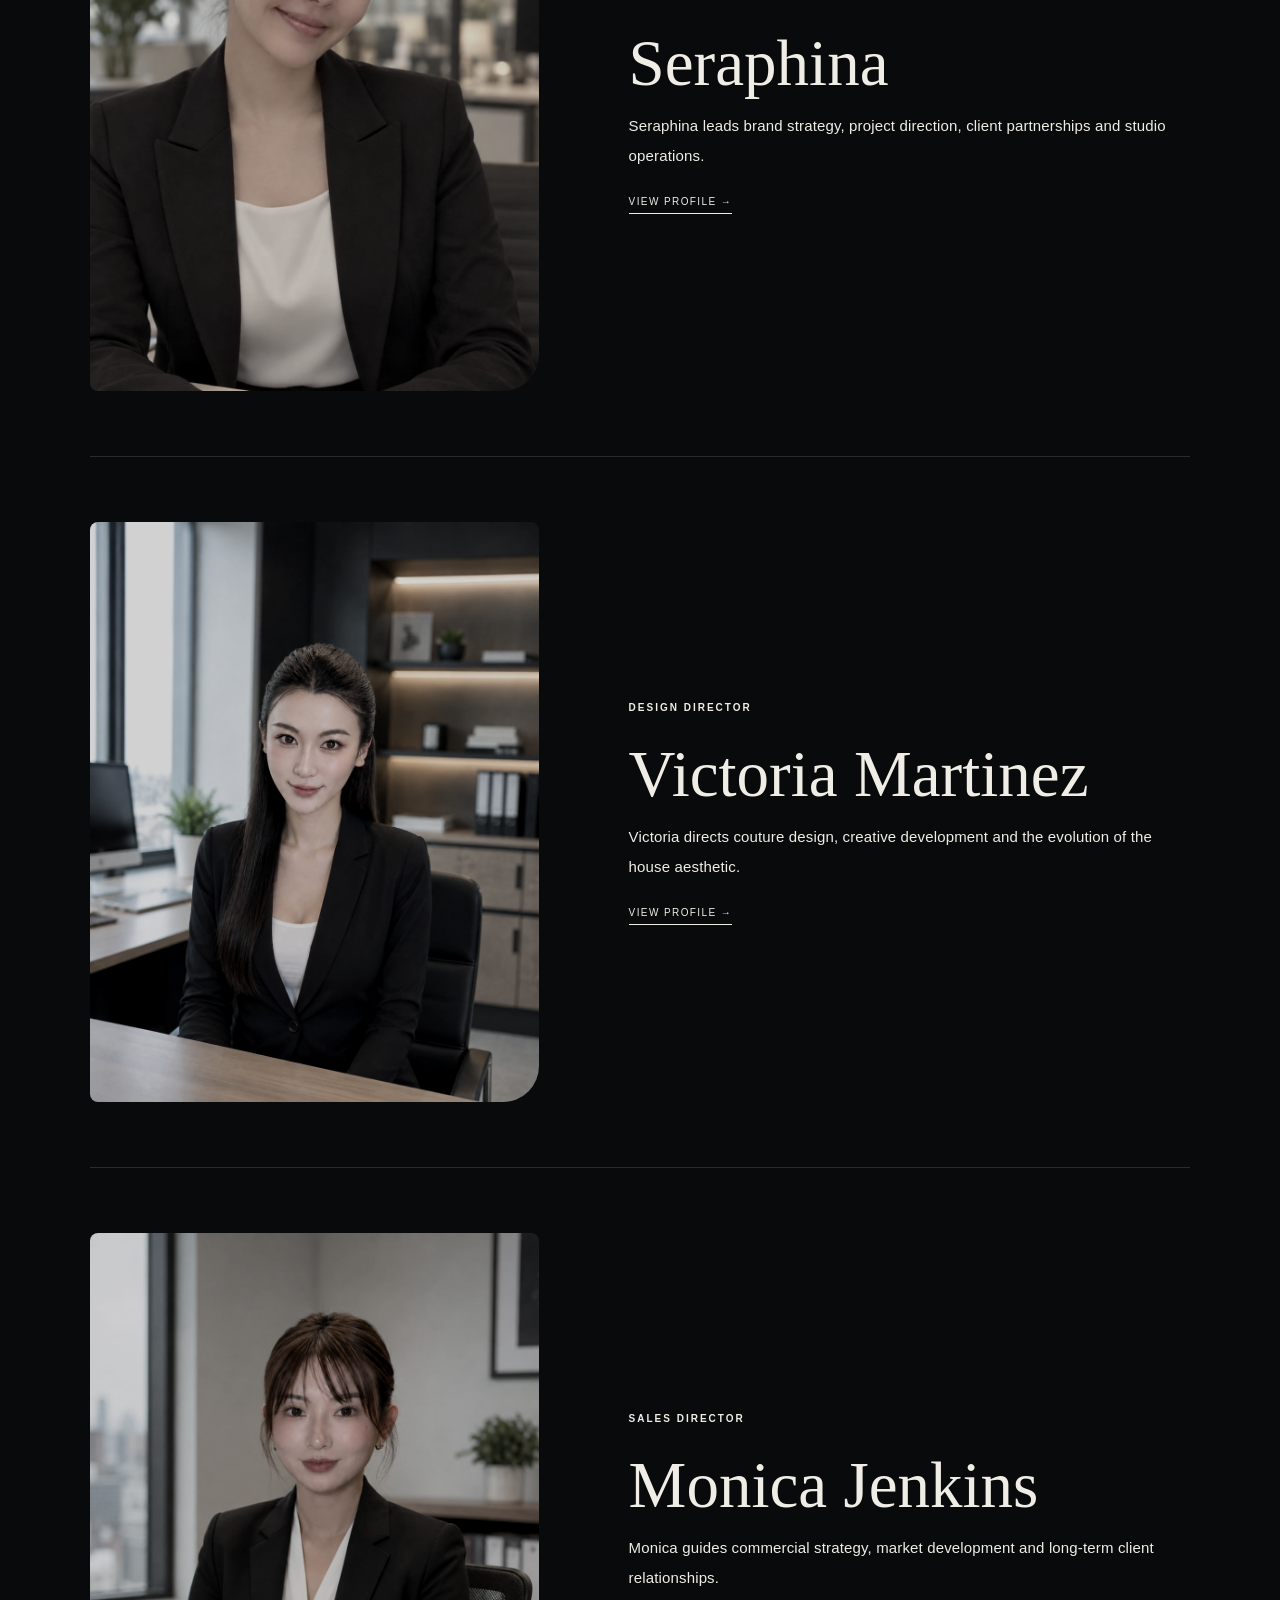
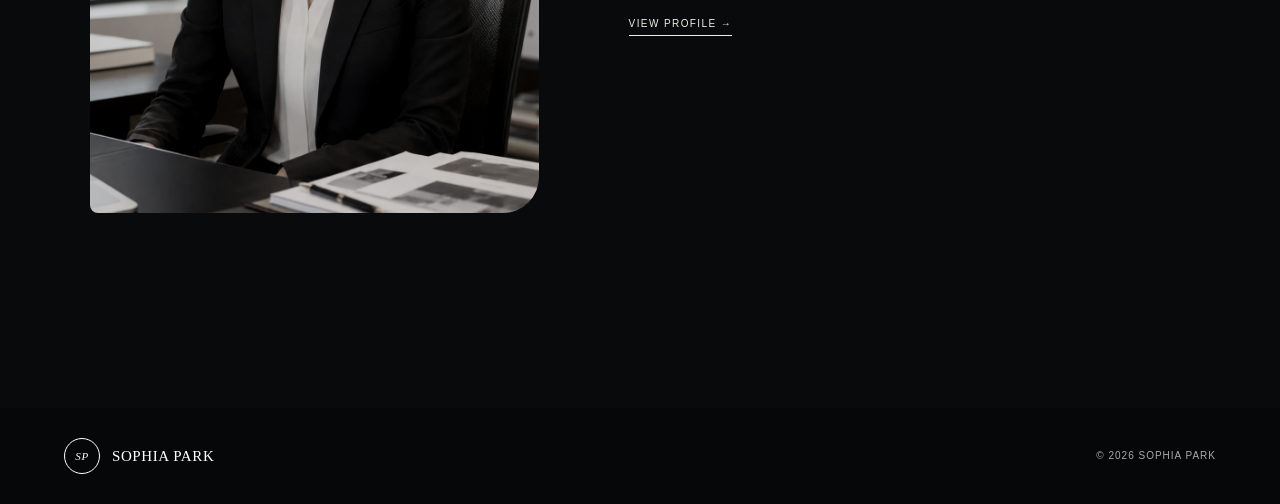
<file: team.html>
<!doctype html>
<html lang="en">
  <head>
    <meta charset="utf-8" />
    <meta name="viewport" content="width=device-width,initial-scale=1" />
    <title>Leadership — SOPHIA PARK</title>
    <link rel="stylesheet" href="style.css" />
  </head>
  <body>
    <header class="nav dark">
      <a class="brand" href="index.html"
        ><b>SP</b><span>SOPHIA PARK</span></a
      ><button class="menu" aria-label="Open menu">☰</button>
      <nav class="links">
        <a href="amy.html">Sophia Park</a><a href="collections.html">Collections</a
        ><a href="studio.html">Studio</a><a href="team.html">Team</a
        ><a href="contact.html">Contact</a>
      </nav>
    </header>
    <main>
      <section class="page-title reveal">
        <div class="index">01 / Leadership</div>
        <h1>The minds<br /><em>behind the atelier.</em></h1>
      </section>
      <section class="section">
        <a class="team-link reveal" href="amy.html"
          ><img src="amy.png" alt="Sophia Park" />
          <div>
            <div class="eyebrow">Founder · Creative Director</div>
            <h2>Sophia Park</h2>
            <p class="copy">
              Sophia Park defines the maison’s visual language, creative direction and
              long-term design strategy.
            </p>
            <span class="more">View profile →</span>
          </div></a
        ><a class="team-link reveal" href="seraphina.html"
          ><img src="seraphina.png" alt="Seraphina" />
          <div>
            <div class="eyebrow">Co-Founder · Brand Strategy</div>
            <h2>Seraphina</h2>
            <p class="copy">
              Seraphina leads brand strategy, project direction, client
              partnerships and studio operations.
            </p>
            <span class="more">View profile →</span>
          </div></a
        ><a class="team-link reveal" href="scarlett.html"
          ><img src="scarlett.png" alt="Victoria Martinez" />
          <div>
            <div class="eyebrow">Design Director</div>
            <h2>Victoria Martinez</h2>
            <p class="copy">
              Victoria directs couture design, creative development and the
              evolution of the house aesthetic.
            </p>
            <span class="more">View profile →</span>
          </div></a
        ><a class="team-link reveal" href="amelia.html"
          ><img src="amelia.png" alt="Monica Jenkins" />
          <div>
            <div class="eyebrow">Sales Director</div>
            <h2>Monica Jenkins</h2>
            <p class="copy">
              Monica guides commercial strategy, market development and
              long-term client relationships.
            </p>
            <span class="more">View profile →</span>
          </div></a
        >
      </section>
    </main>
    <footer class="footer">
      <a class="brand" href="index.html"
        ><b>SP</b><span>SOPHIA PARK</span></a
      ><span>© 2026 SOPHIA PARK</span>
    </footer>
    <script src="site.js"></script>
  </body>
</html>
</file>
<file: style.css>
:root {
  --ink: #17130f;
  --paper: #f7f3ec;
  --sand: #d8c8b7;
  --gold: #a56e43;
  --line: rgba(50, 35, 25, 0.16);
  --glass: rgba(255, 248, 239, 0.16);
  --ease: cubic-bezier(0.22, 1, 0.36, 1);
}
* {
  box-sizing: border-box;
}
html {
  scroll-behavior: smooth;
}
body {
  margin: 0;
  background: var(--paper);
  color: var(--ink);
  font-family: "Avenir Next", "Helvetica Neue", Arial, sans-serif;
  line-height: 1.8;
  -webkit-font-smoothing: antialiased;
}
a {
  color: inherit;
  text-decoration: none;
}
img {
  display: block;
  width: 100%;
}
::selection {
  background: #d8c9ac;
  color: #111;
}
.glass {
  background: linear-gradient(
    135deg,
    rgba(255, 255, 255, 0.22),
    rgba(255, 255, 255, 0.06)
  );
  border: 1px solid rgba(255, 255, 255, 0.28);
  box-shadow: 0 24px 80px rgba(0, 0, 0, 0.16);
  -webkit-backdrop-filter: blur(20px) saturate(125%);
  backdrop-filter: blur(20px) saturate(125%);
}
.nav {
  height: 66px;
  padding: 0 22px;
  position: fixed;
  z-index: 50;
  top: 18px;
  left: 3vw;
  right: 3vw;
  display: flex;
  align-items: center;
  justify-content: space-between;
  color: #fff;
  border: 1px solid rgba(255, 255, 255, 0.25);
  border-radius: 999px;
  background: rgba(18, 20, 18, 0.18);
  -webkit-backdrop-filter: blur(18px) saturate(140%);
  backdrop-filter: blur(18px) saturate(140%);
  transition: 0.5s var(--ease);
}
.nav.scrolled {
  top: 10px;
  background: rgba(18, 20, 18, 0.72);
  box-shadow: 0 14px 45px rgba(0, 0, 0, 0.2);
}
.nav.dark {
  color: var(--ink);
  background: rgba(245, 242, 235, 0.62);
  border-color: rgba(25, 25, 22, 0.14);
}
.nav.dark.scrolled {
  background: rgba(245, 242, 235, 0.9);
}
.brand {
  font:
    15px Baskerville,
    Georgia,
    serif;
  letter-spacing: 0.04em;
  display: flex;
  align-items: center;
  gap: 12px;
}
.brand b {
  width: 36px;
  height: 36px;
  border: 1px solid;
  border-radius: 50%;
  display: grid;
  place-items: center;
  font:
    italic 11px Baskerville,
    serif;
}
.links {
  display: flex;
  gap: 30px;
  font-size: 10px;
  letter-spacing: 0.17em;
  text-transform: uppercase;
}
.links a {
  position: relative;
}
.links a:after {
  content: "";
  position: absolute;
  left: 0;
  right: 100%;
  bottom: -7px;
  height: 1px;
  background: currentColor;
  transition: right 0.35s var(--ease);
}
.links a:hover:after {
  right: 0;
}
.menu {
  display: none;
  background: none;
  border: 0;
  color: inherit;
  font-size: 23px;
}
.eyebrow,
.index {
  font-size: 10px;
  letter-spacing: 0.2em;
  text-transform: uppercase;
  font-weight: 700;
}
.index {
  border-top: 1px solid;
  padding-top: 12px;
  width: 180px;
}
.serif,
h1,
h2,
h3 {
  font-family: Baskerville, "Iowan Old Style", "Times New Roman", serif;
  font-weight: 400;
}
.section {
  padding: 130px 7vw;
}
.reveal {
  opacity: 0;
  transform: translateY(35px);
  transition:
    opacity 1s var(--ease),
    transform 1s var(--ease);
}
.reveal.visible {
  opacity: 1;
  transform: none;
}
.hero {
  min-height: 100svh;
  color: #fff;
  overflow: hidden;
  position: relative;
  background: #161716;
}
.hero-slides,
.hero-slide,
.hero-slide img,
.hero-shade {
  position: absolute;
  inset: 0;
  width: 100%;
  height: 100%;
}
.hero-slide {
  opacity: 0;
  transition: opacity 1.4s ease;
}
.hero-slide.active {
  opacity: 1;
  z-index: 1;
}
.hero-slide img {
  object-fit: cover;
  object-position: center 56%;
  filter: contrast(1.03);
}
.hero-slide.active img {
  animation: heroZoom 9s linear both;
}
.hero-shade {
  z-index: 2;
  background: linear-gradient(
      90deg,
      rgba(8, 10, 9, 0.7) 0%,
      rgba(8, 10, 9, 0.2) 58%,
      rgba(8, 10, 9, 0.1)
    ),
    linear-gradient(0deg, rgba(8, 10, 9, 0.4), transparent 45%);
}
@keyframes heroZoom {
  from {
    transform: scale(1.02);
  }
  to {
    transform: scale(1.085);
  }
}
.hero-glass {
  position: absolute;
  z-index: 4;
  left: 7vw;
  bottom: 8vh;
  width: min(690px, 75vw);
  padding: 44px 48px;
  border-radius: 30px;
}
.hero h1 {
  font-size: clamp(66px, 8.4vw, 138px);
  line-height: 0.83;
  letter-spacing: -0.055em;
  margin: 30px 0 26px;
}
.hero p {
  font:
    19px/1.65 Baskerville,
    serif;
  color: rgba(255, 255, 255, 0.86);
  max-width: 540px;
}
.hero-actions {
  display: flex;
  align-items: center;
  gap: 28px;
  margin-top: 32px;
}
.button {
  display: inline-flex;
  align-items: center;
  justify-content: center;
  min-height: 48px;
  padding: 0 24px;
  border-radius: 99px;
  text-transform: uppercase;
  letter-spacing: 0.14em;
  font-size: 9px;
  transition: 0.35s var(--ease);
}
.button.light {
  background: #f7f4ed;
  color: #171916;
}
.button.light:hover {
  background: #d8c9ac;
  transform: translateY(-2px);
}
.button.dark {
  background: #171916;
  color: #fff;
}
.text-link,
.more {
  font-size: 10px;
  letter-spacing: 0.14em;
  text-transform: uppercase;
  border-bottom: 1px solid;
  padding-bottom: 6px;
}
.slide-index {
  position: absolute;
  z-index: 5;
  right: 4vw;
  bottom: 9vh;
  display: flex;
  gap: 14px;
  font-size: 9px;
  letter-spacing: 0.14em;
}
.slide-index span {
  opacity: 0.38;
  transition: 0.4s;
}
.slide-index span.active {
  opacity: 1;
  transform: translateY(-4px);
}
.scroll-cue {
  position: absolute;
  z-index: 5;
  right: 4vw;
  top: 50%;
  writing-mode: vertical-rl;
  font-size: 9px;
  letter-spacing: 0.16em;
  text-transform: uppercase;
}
.intro {
  display: grid;
  grid-template-columns: 1fr 1.4fr;
  gap: 8vw;
  align-items: start;
}
.intro h2,
.page-title h1 {
  font-size: clamp(58px, 8vw, 120px);
  line-height: 0.9;
  letter-spacing: -0.045em;
  margin: 45px 0;
}
.lead {
  font:
    clamp(24px, 2.3vw, 34px) / 1.55 Baskerville,
    serif;
}
.copy {
  font-size: 15px;
  line-height: 2;
  letter-spacing: 0.01em;
}
.leadership {
  background: linear-gradient(150deg, #ece7dd, #f8f6f1);
}
.leadership > h2 {
  font-size: clamp(56px, 7vw, 105px);
  line-height: 0.92;
  margin: 50px 0;
}
.cards {
  display: grid;
  grid-template-columns: repeat(3, 1fr);
  gap: 20px;
  margin-top: 55px;
}
.card {
  position: relative;
  overflow: hidden;
  border-radius: 26px;
  box-shadow: 0 25px 70px rgba(23, 25, 22, 0.12);
}
.card img {
  height: 42vw;
  max-height: 620px;
  object-fit: cover;
  filter: saturate(0.72);
  transition:
    transform 0.9s var(--ease),
    filter 0.7s;
}
.card:hover img {
  transform: scale(1.035);
  filter: saturate(0.9);
}
.card-caption {
  position: absolute;
  left: 14px;
  right: 14px;
  bottom: 14px;
  padding: 18px 22px;
  border-radius: 18px;
  color: #fff;
}
.card h3 {
  font-size: 28px;
  line-height: 1;
  margin: 0 0 7px;
}
.card small {
  font-size: 8px;
  letter-spacing: 0.14em;
  text-transform: uppercase;
}
.cta {
  min-height: 72vh;
  padding: 10vh 7vw;
  display: grid;
  place-items: center;
  background:
    linear-gradient(120deg, rgba(20, 22, 19, 0.48), rgba(20, 22, 19, 0.1)),
    url("contact-bg.png") center/cover fixed;
}
.cta-glass {
  color: #fff;
  width: min(940px, 90vw);
  text-align: center;
  padding: 65px;
  border-radius: 34px;
}
.cta h2 {
  font-size: clamp(54px, 7vw, 108px);
  line-height: 0.95;
  margin: 30px 0 42px;
}
.footer {
  background: #171916;
  color: #aaa;
  padding: 30px 5vw;
  display: flex;
  align-items: center;
  justify-content: space-between;
  font-size: 10px;
  letter-spacing: 0.1em;
}
.footer .brand {
  color: #fff;
}
.page-title {
  padding: 210px 7vw 110px;
  display: grid;
  grid-template-columns: 1fr 2fr;
  gap: 5vw;
  align-items: end;
}
.page-title h1 {
  margin: 0;
}
.page-title > p {
  font-size: 15px;
  max-width: 280px;
}
.profile-hero {
  min-height: 100vh;
  background: linear-gradient(135deg, #ddd6ca, #f0ede7);
  padding: 145px 7vw 70px;
  display: grid;
  grid-template-columns: 0.9fr 1.1fr;
  gap: 7vw;
  align-items: center;
}
.profile-hero img {
  height: 72vh;
  object-fit: cover;
  filter: saturate(0.72);
  border-radius: 32px;
  box-shadow: 0 35px 90px rgba(30, 30, 25, 0.18);
}
.profile-hero h1 {
  font-size: clamp(65px, 8vw, 125px);
  line-height: 0.88;
  margin: 40px 0;
}
.profile-summary {
  font:
    25px/1.6 Baskerville,
    serif;
}
.profile-body {
  display: grid;
  grid-template-columns: 0.65fr 1.35fr;
  gap: 8vw;
}
.profile-meta {
  border-top: 1px solid var(--line);
}
.profile-meta div {
  padding: 18px 0;
  border-bottom: 1px solid var(--line);
}
.profile-meta small {
  display: block;
  font-size: 9px;
  letter-spacing: 0.15em;
  text-transform: uppercase;
  color: #777;
}
.profile-meta b {
  font-weight: 500;
}
.profile-copy h2 {
  font-size: 50px;
  line-height: 1.1;
  margin-top: 0;
}
.philosophy {
  background: rgba(255, 255, 255, 0.35);
  border-left: 2px solid var(--gold);
  padding: 30px;
  margin-top: 40px;
  font:
    22px/1.65 Baskerville,
    serif;
}
.team-link {
  display: grid;
  grid-template-columns: 0.8fr 1fr;
  gap: 7vw;
  align-items: center;
  padding: 65px 0;
  border-top: 1px solid var(--line);
}
.team-link img {
  height: 580px;
  object-fit: cover;
  filter: saturate(0.72);
  border-radius: 28px;
  transition: 0.7s var(--ease);
}
.team-link:hover img {
  transform: scale(0.985);
  filter: saturate(0.95);
}
.team-link h2 {
  font-size: 65px;
  line-height: 1;
  margin: 25px 0 15px;
}
.studio-hero {
  min-height: 100vh;
  display: grid;
  grid-template-columns: 1.08fr 0.92fr;
  background: #181a17;
  color: #fff;
}
.studio-gallery {
  height: 100vh;
  overflow: hidden;
}
.studio-gallery img {
  height: 100%;
  object-fit: cover;
  transition: transform 1.2s var(--ease);
}
.studio-hero:hover img {
  transform: scale(1.02);
}
.studio-heading {
  padding: 15vh 8vw;
  display: flex;
  flex-direction: column;
  justify-content: center;
}
.studio-heading h1 {
  font-size: clamp(68px, 8vw, 125px);
  line-height: 0.88;
  margin: 50px 0;
}
.studio-heading p {
  color: #ccc;
}
.practice {
  display: grid;
  grid-template-columns: 0.75fr 1.25fr;
  gap: 7vw;
}
.logo-card {
  margin-top: 28px;
  padding: 18px;
  border-radius: 30px;
}
.logo-card img {
  aspect-ratio: 1/1;
  object-fit: cover;
  border-radius: 18px;
}
.studio-copy {
  columns: 2;
  column-gap: 4vw;
}
.studio-copy p {
  break-inside: avoid;
  margin-top: 0;
}
.interior-band {
  display: grid;
  grid-template-columns: 1.1fr 0.9fr;
  background: #262923;
  color: #fff;
}
.interior-band img {
  height: 760px;
  object-fit: cover;
}
.interior-copy {
  padding: 8vw;
  align-self: center;
}
.interior-copy h2 {
  font-size: 70px;
  line-height: 1;
  margin: 30px 0;
}
.services {
  display: grid;
  grid-template-columns: repeat(3, 1fr);
  background: var(--sand);
}
.services article {
  padding: 70px 5vw;
  border-right: 1px solid var(--line);
}
.services h3 {
  font-size: 36px;
  line-height: 1.1;
  margin: 25px 0 15px;
}
.collections {
  padding-top: 20px;
}
.collection {
  display: grid;
  grid-template-columns: 1fr 1fr;
  background: rgba(224, 217, 204, 0.74);
  margin-bottom: 70px;
  min-height: 720px;
  border-radius: 30px;
  overflow: hidden;
  box-shadow: 0 30px 90px rgba(25, 25, 20, 0.09);
}
.collection-image {
  height: 720px;
  overflow: hidden;
}
.collection-image img {
  height: 100%;
  object-fit: cover;
  transition: transform 0.9s var(--ease);
}
.collection:hover img {
  transform: scale(1.035);
}
.collection-copy {
  padding: 70px;
  align-self: center;
}
.collection-copy h2 {
  font-size: clamp(50px, 5vw, 78px);
  line-height: 1;
  margin: 30px 0;
}
.collection-copy .materials {
  margin-top: 35px;
  padding-top: 20px;
  border-top: 1px solid var(--line);
  font-size: 10px;
  letter-spacing: 0.14em;
  text-transform: uppercase;
}
.contact {
  min-height: 100vh;
  color: #fff;
  display: grid;
  grid-template-columns: 1.5fr 0.8fr;
  gap: 7vw;
  align-items: center;
  padding: 150px 7vw;
  position: relative;
  background:
    linear-gradient(90deg, rgba(15, 17, 14, 0.83), rgba(15, 17, 14, 0.42)),
    url("contact-bg.png") center 52% / cover no-repeat;
}
.contact h1 {
  font-size: clamp(70px, 9vw, 140px);
  line-height: 0.9;
  margin: 55px 0;
}
.contact-info {
  padding: 45px;
  border-radius: 28px;
}
.email {
  font:
    21px Baskerville,
    serif;
  border-bottom: 1px solid #aaa;
  display: block;
  padding-bottom: 12px;
  margin: 40px 0;
  overflow-wrap: anywhere;
}
@media (max-width: 820px) {
  .nav {
    left: 14px;
    right: 14px;
    top: 12px;
  }
  .brand span {
    display: none;
  }
  .menu {
    display: block;
    z-index: 62;
  }
  .links {
    display: none;
    position: fixed;
    inset: 0;
    background: rgba(18, 20, 18, 0.88);
    -webkit-backdrop-filter: blur(24px);
    backdrop-filter: blur(24px);
    color: #fff;
    flex-direction: column;
    justify-content: center;
    align-items: center;
    font:
      32px Baskerville,
      serif;
    text-transform: none;
  }
  .links.open {
    display: flex;
  }
  .hero-glass {
    left: 18px;
    right: 18px;
    bottom: 7vh;
    width: auto;
    padding: 30px 25px;
    border-radius: 24px;
  }
  .hero h1 {
    font-size: 16vw;
  }
  .hero p {
    font-size: 16px;
  }
  .hero-actions {
    align-items: flex-start;
    flex-direction: column;
    gap: 18px;
  }
  .slide-index,
  .scroll-cue {
    display: none;
  }
  .intro,
  .page-title,
  .profile-hero,
  .profile-body,
  .team-link,
  .studio-hero,
  .practice,
  .interior-band,
  .collection,
  .contact {
    grid-template-columns: 1fr;
  }
  .section,
  .page-title {
    padding: 95px 24px;
  }
  .page-title {
    padding-top: 150px;
  }
  .page-title h1 {
    margin: 45px 0;
  }
  .cards {
    grid-template-columns: 1fr;
  }
  .card img,
  .team-link img {
    height: 125vw;
  }
  .profile-hero {
    padding: 130px 24px 70px;
  }
  .profile-hero img {
    height: 70vh;
  }
  .studio-gallery {
    height: 70vh;
  }
  .studio-heading {
    padding: 80px 24px;
  }
  .studio-copy {
    columns: 1;
  }
  .interior-band img {
    height: 90vw;
  }
  .services {
    grid-template-columns: 1fr;
  }
  .services article {
    border-right: 0;
    border-bottom: 1px solid var(--line);
  }
  .collection-image {
    height: 125vw;
  }
  .collection-copy {
    padding: 45px 25px;
  }
  .contact {
    padding: 140px 24px 80px;
  }
  .cta {
    background-attachment: scroll;
  }
  .cta-glass {
    padding: 45px 22px;
  }
  .footer {
    flex-direction: column;
    align-items: flex-start;
    gap: 24px;
  }
}
@media (prefers-reduced-motion: reduce) {
  html {
    scroll-behavior: auto;
  }
  .reveal {
    opacity: 1;
    transform: none;
    transition: none;
  }
  .hero-slide,
  .hero-slide img,
  .card img,
  .collection-image img {
    animation: none !important;
    transition: none !important;
  }
}

/* Obsidian edition — a darker, gallery-like visual system */
:root {
  --ink: #f0ede7;
  --paper: #090a0b;
  --sand: #15171a;
  --gold: #b8a78c;
  --line: rgba(255, 255, 255, 0.13);
  --glass: rgba(10, 11, 13, 0.52);
}
body {
  background: radial-gradient(circle at 80% 8%, #1c1f23 0, #090a0b 34%);
  color: var(--ink);
}
::selection {
  background: #d9dce1;
  color: #08090a;
}
.nav.dark,
.nav.dark.scrolled {
  color: #f4f1eb;
  background: rgba(8, 9, 11, 0.78);
  border-color: rgba(255, 255, 255, 0.16);
}
.glass {
  background: linear-gradient(
    135deg,
    rgba(19, 21, 24, 0.78),
    rgba(6, 7, 8, 0.36)
  );
  border-color: rgba(255, 255, 255, 0.18);
  box-shadow: 0 28px 90px rgba(0, 0, 0, 0.48);
}
.hero-slide img {
  filter: grayscale(1) contrast(1.17) brightness(0.72);
}
.hero-shade {
  background: linear-gradient(
      90deg,
      rgba(0, 0, 0, 0.84),
      rgba(0, 0, 0, 0.18) 64%
    ),
    linear-gradient(0deg, rgba(0, 0, 0, 0.62), transparent 52%);
}
.hero-glass {
  border-radius: 6px 6px 40px 6px;
}
.button.light {
  background: #f1f0ed;
  color: #090a0b;
}
.button.light:hover {
  background: #bfc2c7;
}
.button.dark {
  background: #eceae6;
  color: #090a0b;
}
.leadership {
  background: radial-gradient(
      circle at 88% 12%,
      rgba(255, 255, 255, 0.07),
      transparent 30%
    ),
    #101215;
}
.card {
  background: #090a0b;
  box-shadow: 0 30px 90px rgba(0, 0, 0, 0.55);
}
.card img {
  filter: grayscale(0.76) contrast(1.08) brightness(0.78);
}
.card:hover img {
  filter: grayscale(0.28) contrast(1.05) brightness(0.92);
}
.page-title,
.profile-hero {
  background: radial-gradient(circle at 18% 18%, #22252a, transparent 34%),
    #0a0b0d;
}
.profile-hero img,
.team-link img {
  filter: grayscale(0.52) contrast(1.06) brightness(0.82);
}
body .profile-hero img {
  filter: saturate(1) contrast(1.02) brightness(1);
}

.profile-hero img {
  filter: saturate(1) contrast(1.02) brightness(1);
}

/* Profile portraits retain their original full colour on detail pages. */
.profile-hero img {
  filter: saturate(1) contrast(1.02) brightness(1);
}
.collection {
  background: linear-gradient(145deg, #17191c, #0c0d0f);
  box-shadow: 0 35px 100px rgba(0, 0, 0, 0.52);
  border: 1px solid rgba(255, 255, 255, 0.1);
}
.collection-image {
  background: #030405;
}
.collection-image img {
  object-fit: contain;
  object-position: center;
  filter: contrast(1.06) brightness(0.9);
}
.collection:nth-child(3) .collection-image img {
  filter: grayscale(0.35) contrast(1.08) brightness(0.78);
}
.collection-copy .materials,
.profile-meta,
.team-link {
  border-color: var(--line);
}
.philosophy {
  background: rgba(255, 255, 255, 0.045);
  color: #e8e5df;
}
.services {
  background: #131518;
}
.interior-band,
.studio-hero,
.footer {
  background: #060708;
}
.cta {
  filter: grayscale(0.72) brightness(0.76);
}
.cta-glass {
  filter: none;
}

/* 2026 editorial refresh: warmer palette, sharper silhouettes, richer portrait treatment */
.leadership {
  background: radial-gradient(
      circle at 82% 12%,
      rgba(165, 110, 67, 0.16),
      transparent 34%
    ),
    linear-gradient(145deg, #ede4d8, #fbf8f3);
}
.card {
  border-radius: 10px 10px 34px 10px;
  box-shadow: 0 30px 80px rgba(52, 35, 23, 0.16);
  background: #c8b29e;
}
.card img {
  object-position: center 24%;
  filter: saturate(0.82) contrast(1.02);
}
.profile-hero {
  background: radial-gradient(
      circle at 14% 20%,
      rgba(165, 110, 67, 0.16),
      transparent 31%
    ),
    linear-gradient(135deg, #e7ddd1, #faf7f1);
}
.profile-hero img {
  object-position: center 28%;
  filter: saturate(0.86) contrast(1.02);
  border-radius: 8px 8px 42px 8px;
}
.team-link img {
  object-position: center 24%;
  filter: saturate(0.84) contrast(1.02);
  border-radius: 8px 8px 36px 8px;
}

/* Final dark-theme precedence over the earlier warm editorial layer */
.leadership {
  background: radial-gradient(
      circle at 88% 12%,
      rgba(255, 255, 255, 0.07),
      transparent 30%
    ),
    #101215;
}
.card {
  background: #090a0b;
  box-shadow: 0 30px 90px rgba(0, 0, 0, 0.55);
}
.card img {
  filter: grayscale(0.76) contrast(1.08) brightness(0.78);
}
.card:hover img {
  filter: grayscale(0.28) contrast(1.05) brightness(0.92);
}
.profile-hero {
  background: radial-gradient(circle at 18% 18%, #22252a, transparent 34%),
    #0a0b0d;
}
.profile-hero img,
.team-link img {
  filter: grayscale(0.52) contrast(1.06) brightness(0.82);
}

/* Contact page — editorial glass card composition */
.contact { grid-template-columns: minmax(0, 1.15fr) minmax(380px, .85fr); gap: clamp(36px, 5vw, 92px); }
.contact-details { width: 100%; max-width: 560px; justify-self: end; display: flex; flex-direction: column; gap: 16px; }
.contact-panel { position: relative; overflow: hidden; border-radius: 28px; padding: clamp(26px, 3vw, 39px); background: linear-gradient(145deg, rgba(20,21,20,.77), rgba(35,35,34,.66)); border: 1px solid rgba(255,255,255,.20); box-shadow: 0 18px 65px rgba(0,0,0,.16), inset 0 1px rgba(255,255,255,.08); -webkit-backdrop-filter: blur(20px) saturate(115%); backdrop-filter: blur(20px) saturate(115%); transition: border-color .35s, transform .35s, background .35s; }
.contact-panel:hover { border-color: rgba(232,215,193,.45); transform: translateY(-2px); }
.contact-panel-top { display: flex; align-items: center; gap: 13px; font-size: 10px; font-weight: 600; letter-spacing: .21em; color: #d7c4ad; }
.contact-panel-number { font-family: Baskerville,Georgia,serif; font-size: 17px; letter-spacing: 0; font-weight: 400; }
.contact-panel-rule { height: 1px; flex: 0 0 36px; background: rgba(215,196,173,.65); }
.contact-welcome h2 { font-family: Baskerville,Georgia,serif; font-size: clamp(32px, 3vw, 45px); font-weight: 400; line-height: 1.05; margin: 21px 0 14px; letter-spacing: -.018em; }
.contact-welcome h2 em { color: #e0cbb1; }
.contact-welcome p { margin: 0; color: rgba(250,245,239,.83); font-size: 14px; line-height: 1.85; max-width: 460px; }
.contact-details .contact-email { padding-top: 28px; padding-bottom: 27px; }
.contact-mini-label { display:block; color: #d7c4ad; font-size: 10px; letter-spacing: .22em; font-weight: 600; }
.contact-details .email { display: flex; justify-content: space-between; gap: 12px; align-items: center; font: clamp(17px,1.65vw,23px)/1.4 Baskerville,Georgia,serif; margin: 17px 0 0; padding: 0 0 12px; border-bottom: 1px solid rgba(255,255,255,.43); }
.contact-details .email span { color: #d7c4ad; font: 22px/1 Georgia,serif; flex-shrink: 0; transition: transform .3s; }
.contact-details .email:hover span { transform: translate(3px,-3px); }
.contact-location-card { padding-top: 27px; padding-bottom: 28px; }
.contact-location-line { display: flex; align-items: flex-start; gap: 15px; margin-top: 19px; }
.location-dot { width: 8px; height: 8px; border-radius: 50%; background: #d7c4ad; margin-top: 13px; flex-shrink: 0; box-shadow: 0 0 0 5px rgba(215,196,173,.12); }
.contact-location-line h2 { font: 29px/1.25 Baskerville,Georgia,serif; margin: 0 0 7px; }
.contact-location-line p { font-size: 12px; letter-spacing: .12em; text-transform: uppercase; color: rgba(255,255,255,.7); margin: 0; }
@media (max-width: 1100px) { .contact { grid-template-columns: minmax(0, 1fr) minmax(340px, 1fr); gap: 30px; } .contact h1 { font-size: clamp(65px,7vw,100px); } }
@media (max-width: 820px) { .contact { grid-template-columns: 1fr; gap: 25px; padding: 125px 6vw 85px; } .contact h1 { margin: 26px 0 10px; font-size: clamp(62px,12vw,95px); } .contact-details { max-width: 100%; justify-self: stretch; } .contact-panel { padding: 27px; } .contact-details .email { font-size: clamp(16px,4.4vw,23px); } }
@media (prefers-reduced-motion: reduce) { .contact-panel, .contact-details .email span { transition: none; } }
</file>
